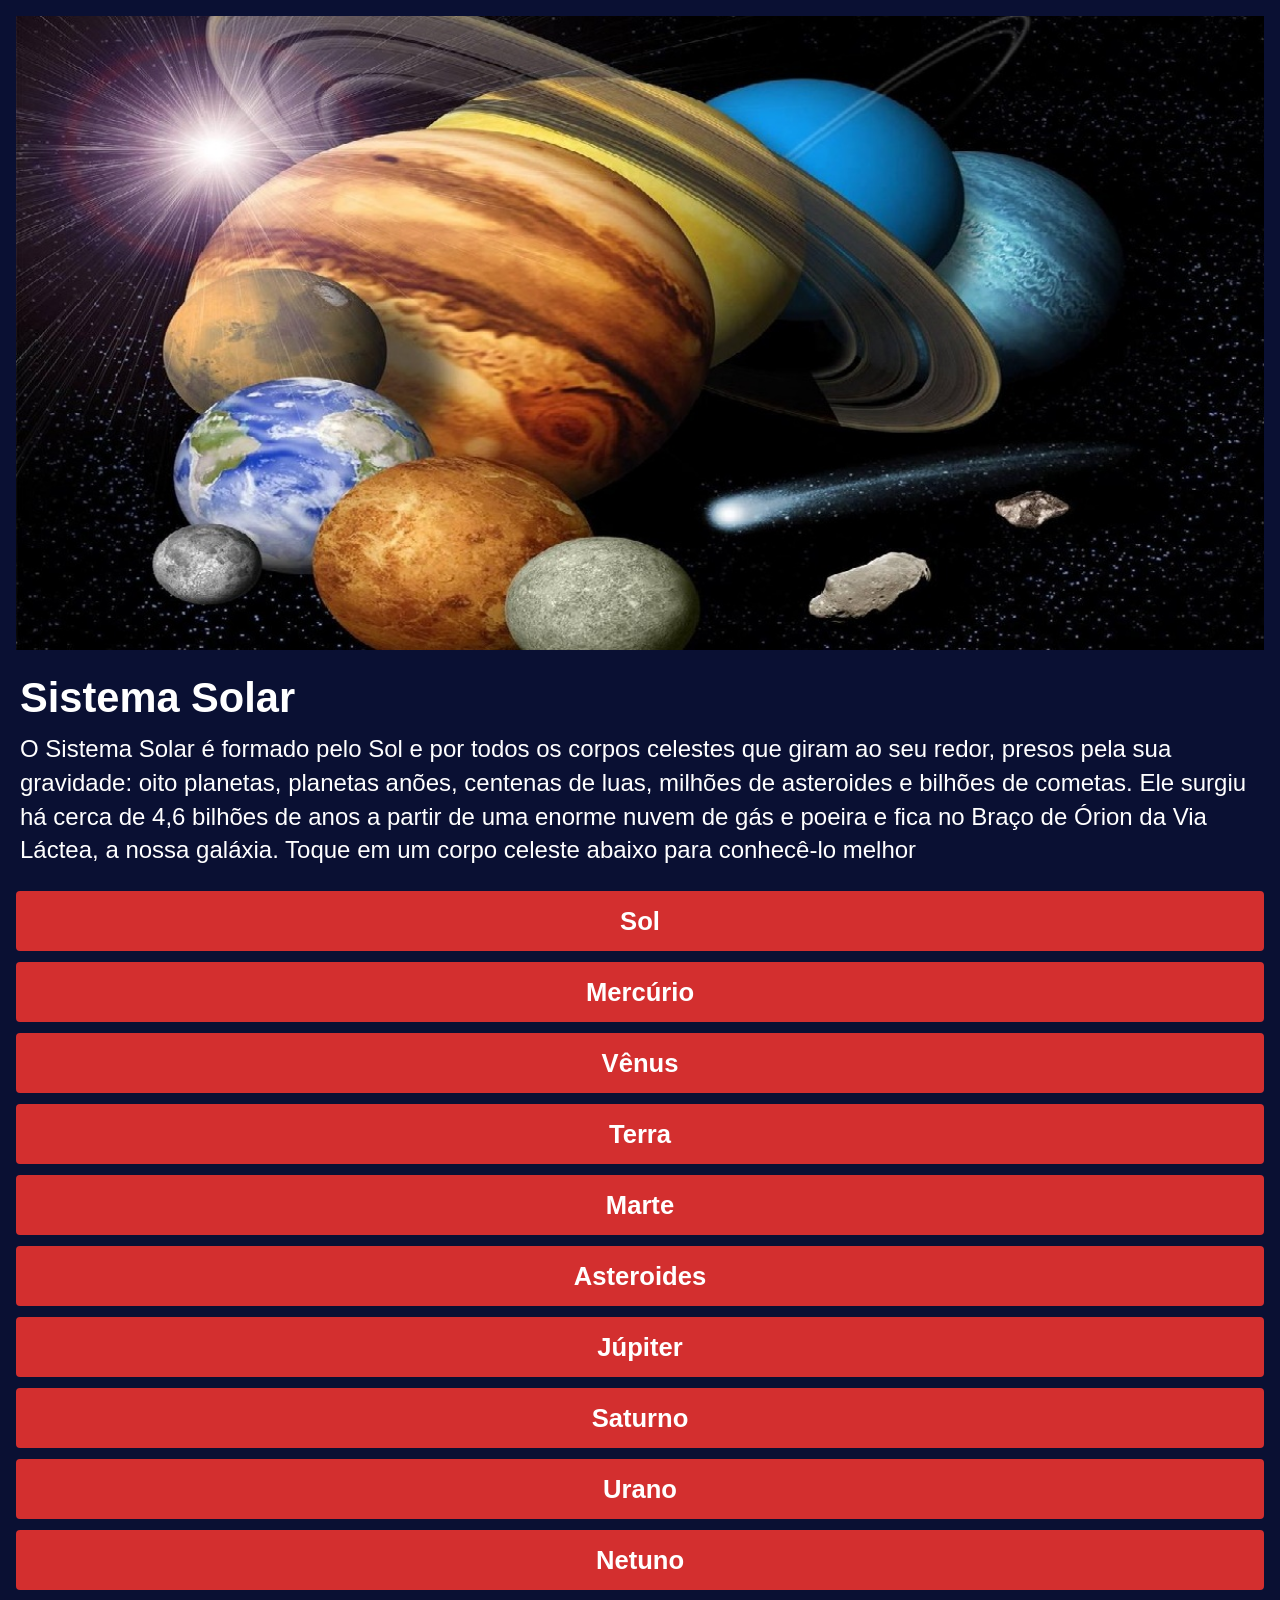
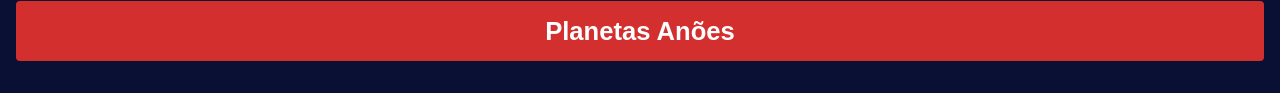
<file: index.html>
<!DOCTYPE html>
<html lang="pt-br">
<head>
    <meta charset="UTF-8">
    <meta name="viewport" content="width=device-width, initial-scale=1.0">
    <title>Estudos do Sistema Solar</title>
    <link rel="stylesheet" href="style.css">
</head>
<body>
    <img src="fotos/sistema_solar.jpg" alt="Planetas do Sistema Solar">
    <h1> Sistema Solar </h1>
    <P> O Sistema Solar é formado pelo Sol e por todos os corpos celestes que giram ao seu redor, presos pela sua gravidade: oito planetas, planetas anões, centenas de luas, milhões de asteroides e bilhões de cometas. Ele surgiu há cerca de 4,6 bilhões de anos a partir de uma enorme nuvem de gás e poeira e fica no Braço de Órion da Via Láctea, a nossa galáxia. Toque em um corpo celeste abaixo para conhecê-lo melhor</P>
    <a href="paginas/sol.html"><h2>Sol</h2></a>
    <a href="paginas/mercurio.html"><h2>Mercúrio</h2></a>
    <a href="paginas/venus.html"><h2>Vênus</h2></a>
    <a href="paginas/terra.html"><h2>Terra</h2></a>
    <a href="paginas/marte.html"><h2>Marte</h2></a>
    <a href="paginas/asteroides.html"><h2>Asteroides</h2></a>
    <a href="paginas/jupiter.html"><h2>Júpiter</h2></a>
    <a href="paginas/saturno.html"><h2>Saturno</h2></a>
    <a href="paginas/urano.html"><h2>Urano</h2></a>
    <a href="paginas/netuno.html"><h2>Netuno</h2></a>
    <a href="paginas/planetas-anoes.html"><h2>Planetas Anões</h2></a>
    <br> 
</body>
</html>
</file>
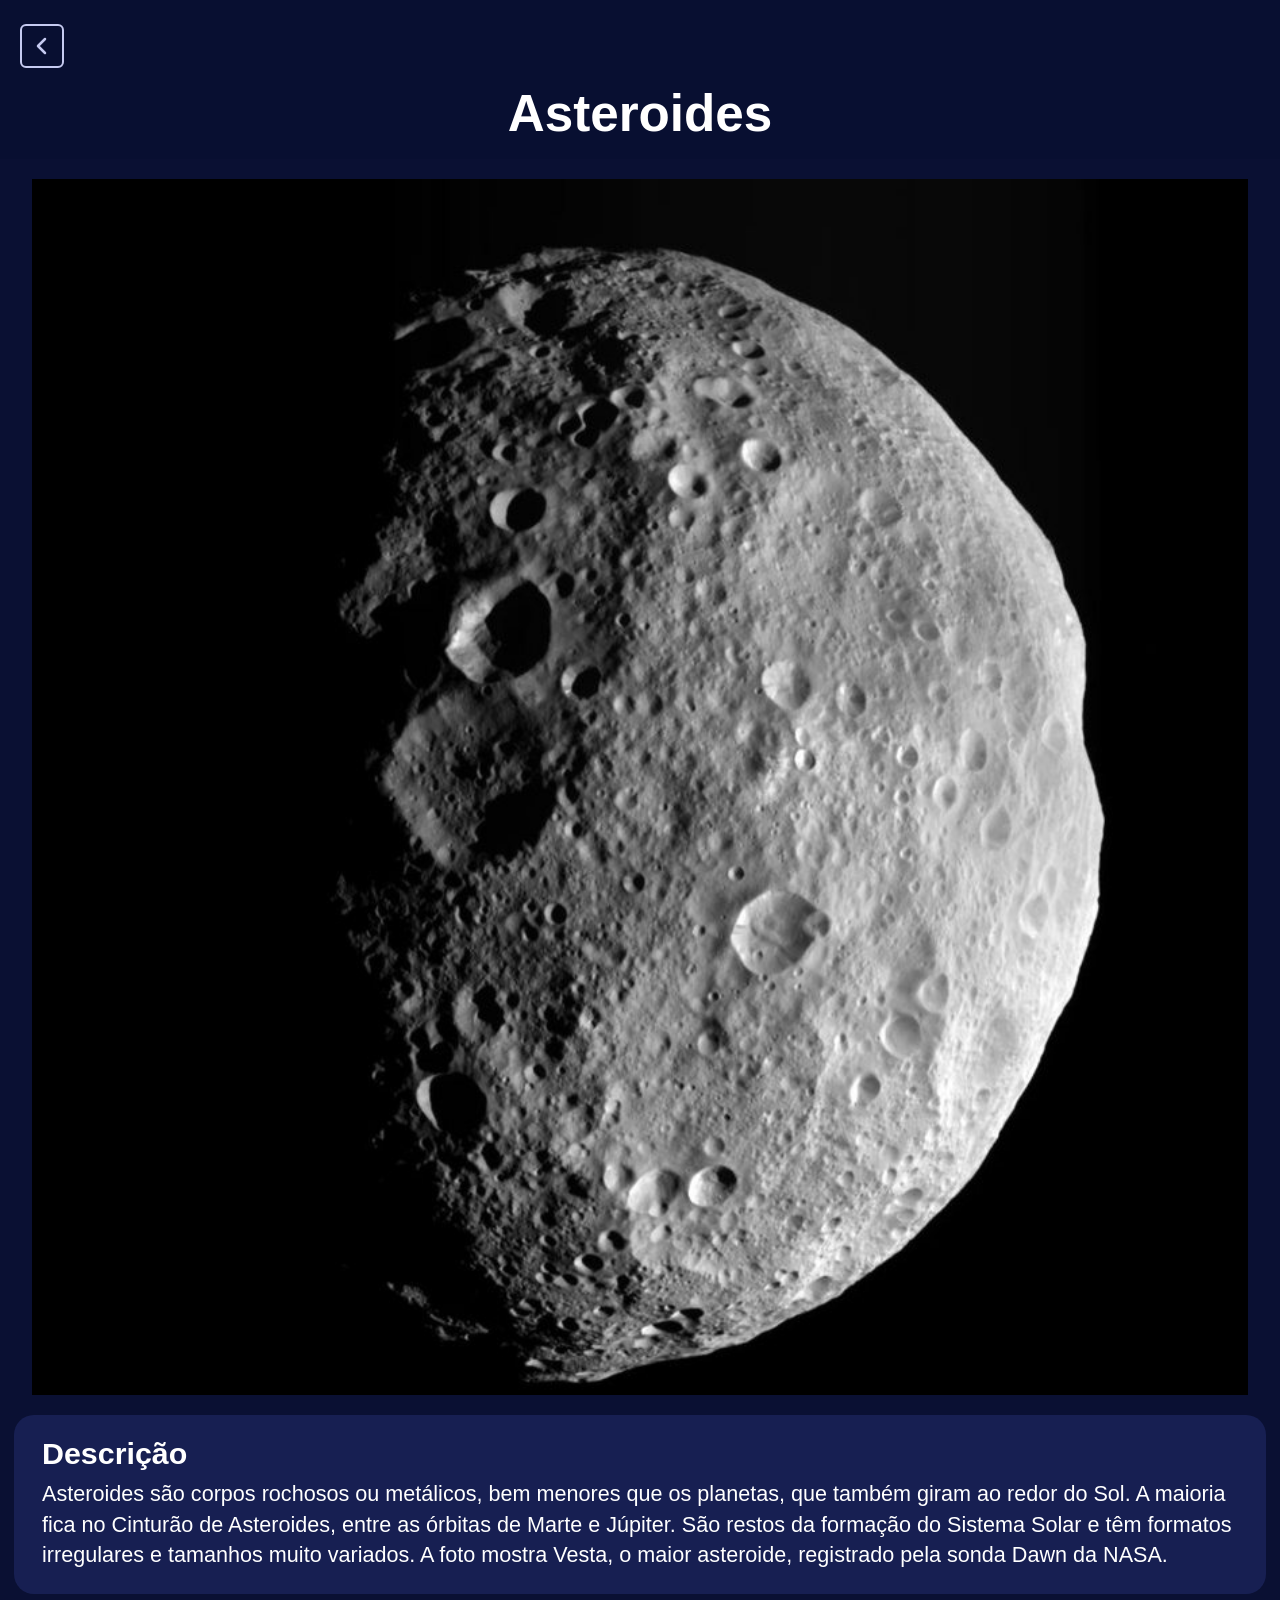
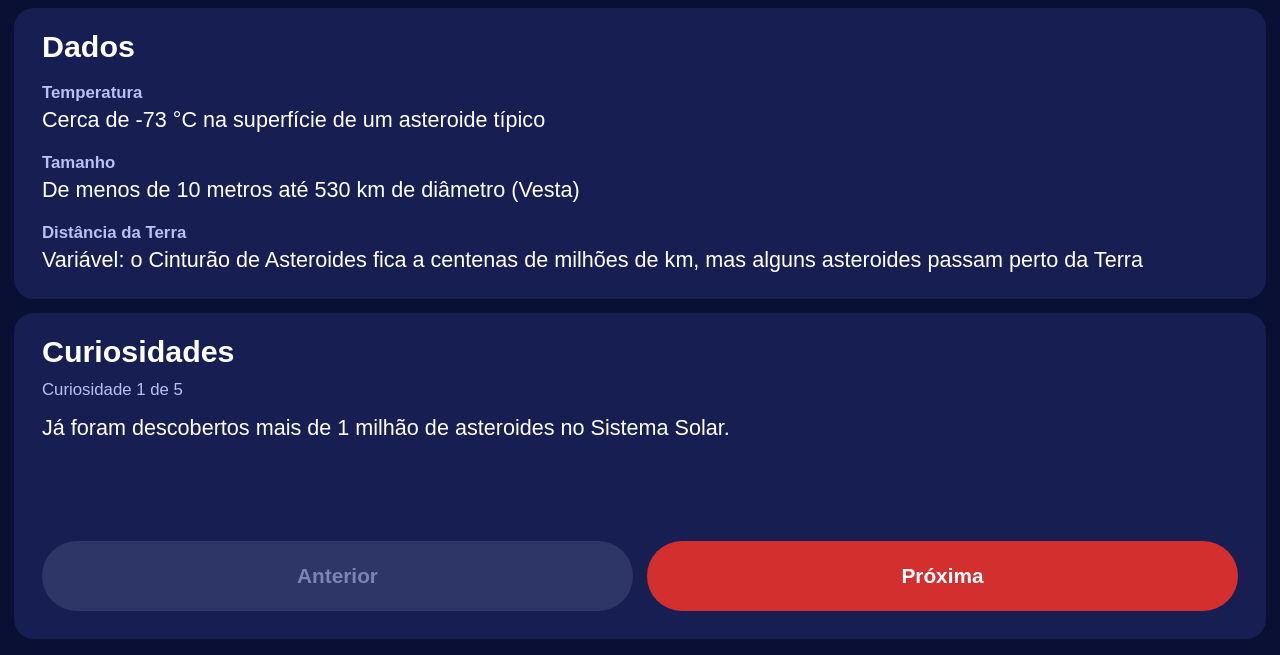
<file: paginas/asteroides.html>
<!DOCTYPE html>
<html lang="pt-br">
<head>
    <meta charset="UTF-8">
    <meta name="viewport" content="width=device-width, initial-scale=1.0">
    <title>Asteroides - Sistema Solar</title>
    <link rel="stylesheet" href="../style.css">
    <link rel="stylesheet" href="corpo.css">
</head>
<body class="corpo">
    <header>
        <a class="voltar" href="../index.html" aria-label="Voltar">
            <svg viewBox="0 0 24 24" fill="none" stroke="currentColor" stroke-width="2.5" stroke-linecap="round" stroke-linejoin="round"><polyline points="15 5 8 12 15 19"/></svg>
        </a>
        <h1>Asteroides</h1>
    </header>
    <img class="foto" src="../fotos/asteroides.jpg" alt="Asteroides">
    <section class="card">
        <h2>Descrição</h2>
        <p>Asteroides são corpos rochosos ou metálicos, bem menores que os planetas, que também giram ao redor do Sol. A maioria fica no Cinturão de Asteroides, entre as órbitas de Marte e Júpiter. São restos da formação do Sistema Solar e têm formatos irregulares e tamanhos muito variados. A foto mostra Vesta, o maior asteroide, registrado pela sonda Dawn da NASA.</p>
    </section>
    <section class="card">
        <h2>Dados</h2>
        <h3>Temperatura</h3>
        <p>Cerca de -73 °C na superfície de um asteroide típico</p>
        <h3>Tamanho</h3>
        <p>De menos de 10 metros até 530 km de diâmetro (Vesta)</p>
        <h3>Distância da Terra</h3>
        <p>Variável: o Cinturão de Asteroides fica a centenas de milhões de km, mas alguns asteroides passam perto da Terra</p>
    </section>
    <section class="card curiosidades">
        <h2>Curiosidades</h2>
        <p class="contador" aria-live="polite"></p>
        <ul class="lista">
            <li>Já foram descobertos mais de 1 milhão de asteroides no Sistema Solar.</li>
            <li>Somando todos os asteroides do Cinturão de Asteroides, a massa total é menor que a da nossa Lua.</li>
            <li>Ceres, o maior objeto do Cinturão de Asteroides, é classificado como planeta anão.</li>
            <li>Alguns asteroides têm luas! O asteroide Ida, por exemplo, tem uma pequena lua chamada Dáctilo.</li>
            <li>Em 2022, a missão DART da NASA colidiu de propósito com o asteroide Dimorphos e conseguiu mudar a sua órbita.</li>
        </ul>
        <div class="botoes">
            <button type="button" class="anterior">Anterior</button>
            <button type="button" class="proxima">Próxima</button>
        </div>
    </section>
    <script src="../main.js"></script>
</body>
</body>
</html>
</file>
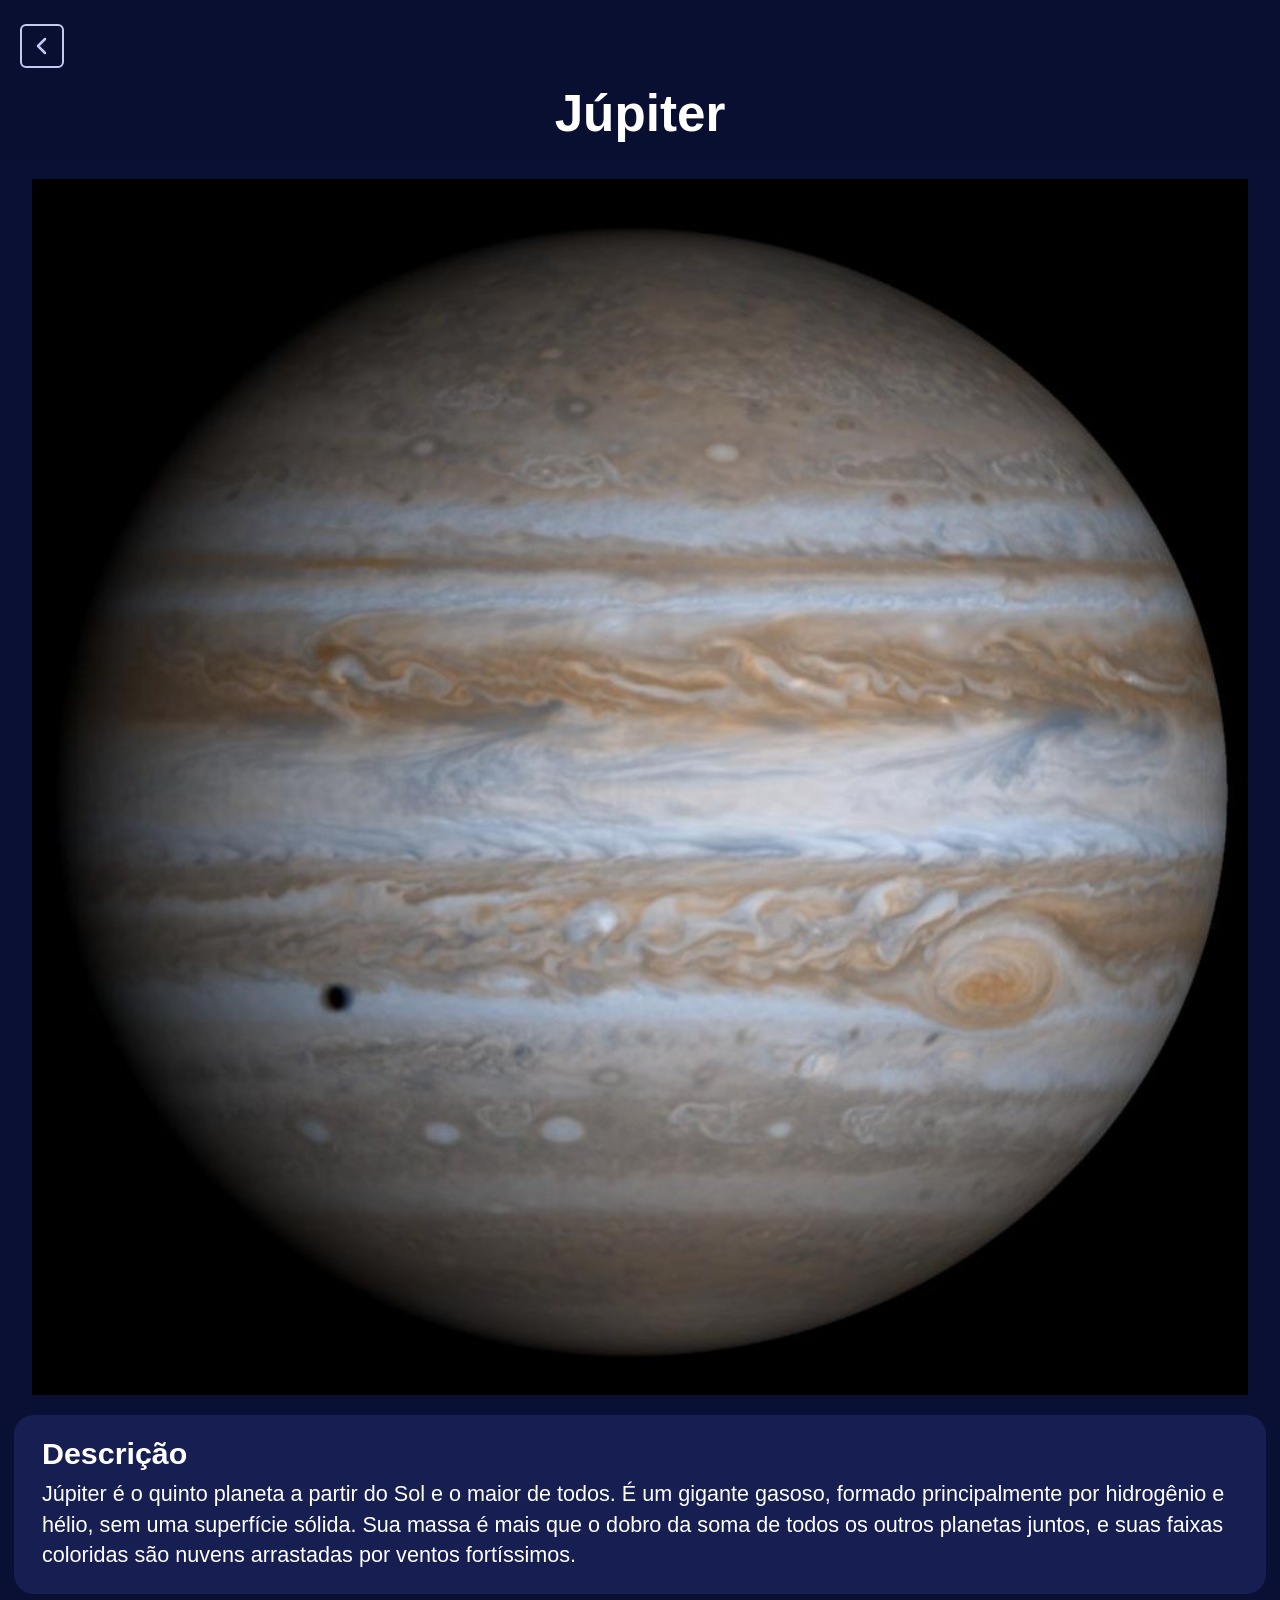
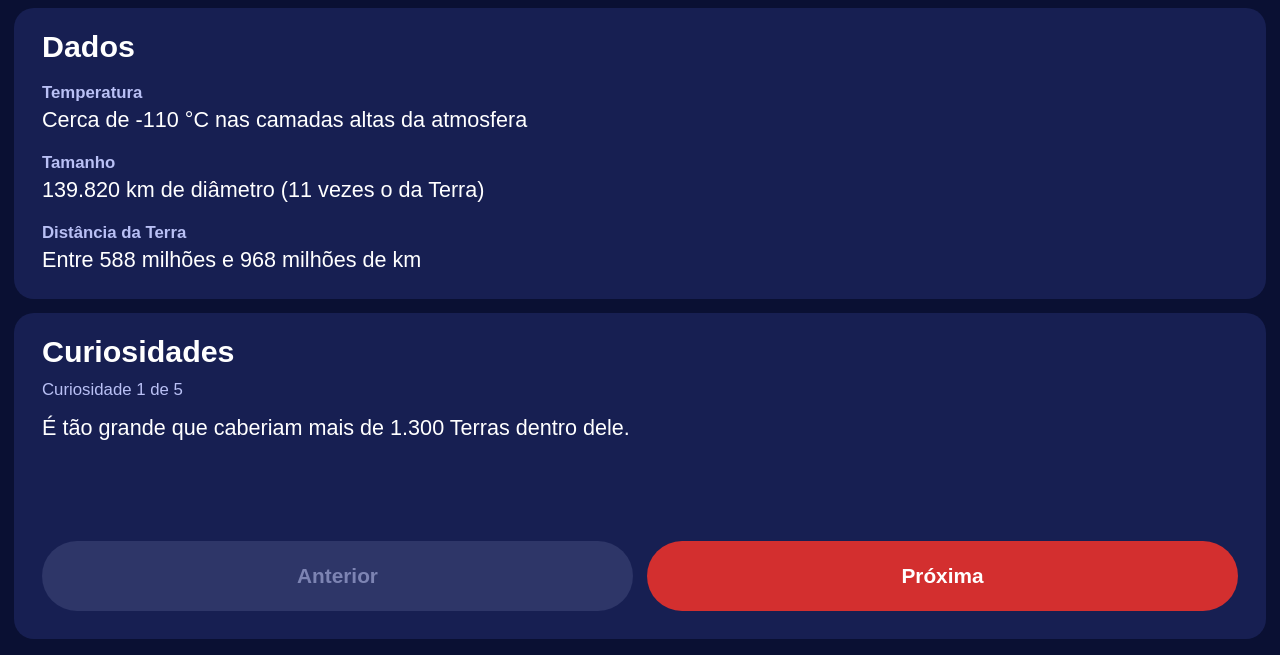
<file: paginas/jupiter.html>
<!DOCTYPE html>
<html lang="pt-br">
<head>
    <meta charset="UTF-8">
    <meta name="viewport" content="width=device-width, initial-scale=1.0">
    <title>Júpiter - Sistema Solar</title>
    <link rel="stylesheet" href="../style.css">
    <link rel="stylesheet" href="corpo.css">
</head>
<body class="corpo">
    <header>
        <a class="voltar" href="../index.html" aria-label="Voltar">
            <svg viewBox="0 0 24 24" fill="none" stroke="currentColor" stroke-width="2.5" stroke-linecap="round" stroke-linejoin="round"><polyline points="15 5 8 12 15 19"/></svg>
        </a>
        <h1>Júpiter</h1>
    </header>
    <img class="foto" src="../fotos/jupiter.jpg" alt="Júpiter">
    <section class="card">
        <h2>Descrição</h2>
        <p>Júpiter é o quinto planeta a partir do Sol e o maior de todos. É um gigante gasoso, formado principalmente por hidrogênio e hélio, sem uma superfície sólida. Sua massa é mais que o dobro da soma de todos os outros planetas juntos, e suas faixas coloridas são nuvens arrastadas por ventos fortíssimos.</p>
    </section>
    <section class="card">
        <h2>Dados</h2>
        <h3>Temperatura</h3>
        <p>Cerca de -110 °C nas camadas altas da atmosfera</p>
        <h3>Tamanho</h3>
        <p>139.820 km de diâmetro (11 vezes o da Terra)</p>
        <h3>Distância da Terra</h3>
        <p>Entre 588 milhões e 968 milhões de km</p>
    </section>
    <section class="card curiosidades">
        <h2>Curiosidades</h2>
        <p class="contador" aria-live="polite"></p>
        <ul class="lista">
            <li>É tão grande que caberiam mais de 1.300 Terras dentro dele.</li>
            <li>A Grande Mancha Vermelha é uma tempestade maior que a Terra, observada há mais de 150 anos.</li>
            <li>É o planeta que gira mais rápido: um dia em Júpiter dura menos de 10 horas.</li>
            <li>Ganimedes, sua maior lua, é maior que o planeta Mercúrio.</li>
            <li>Júpiter também tem anéis, mas eles são finos, escuros e difíceis de ver.</li>
        </ul>
        <div class="botoes">
            <button type="button" class="anterior">Anterior</button>
            <button type="button" class="proxima">Próxima</button>
        </div>
    </section>
    <script src="../main.js"></script>
</body>
</html>
</file>
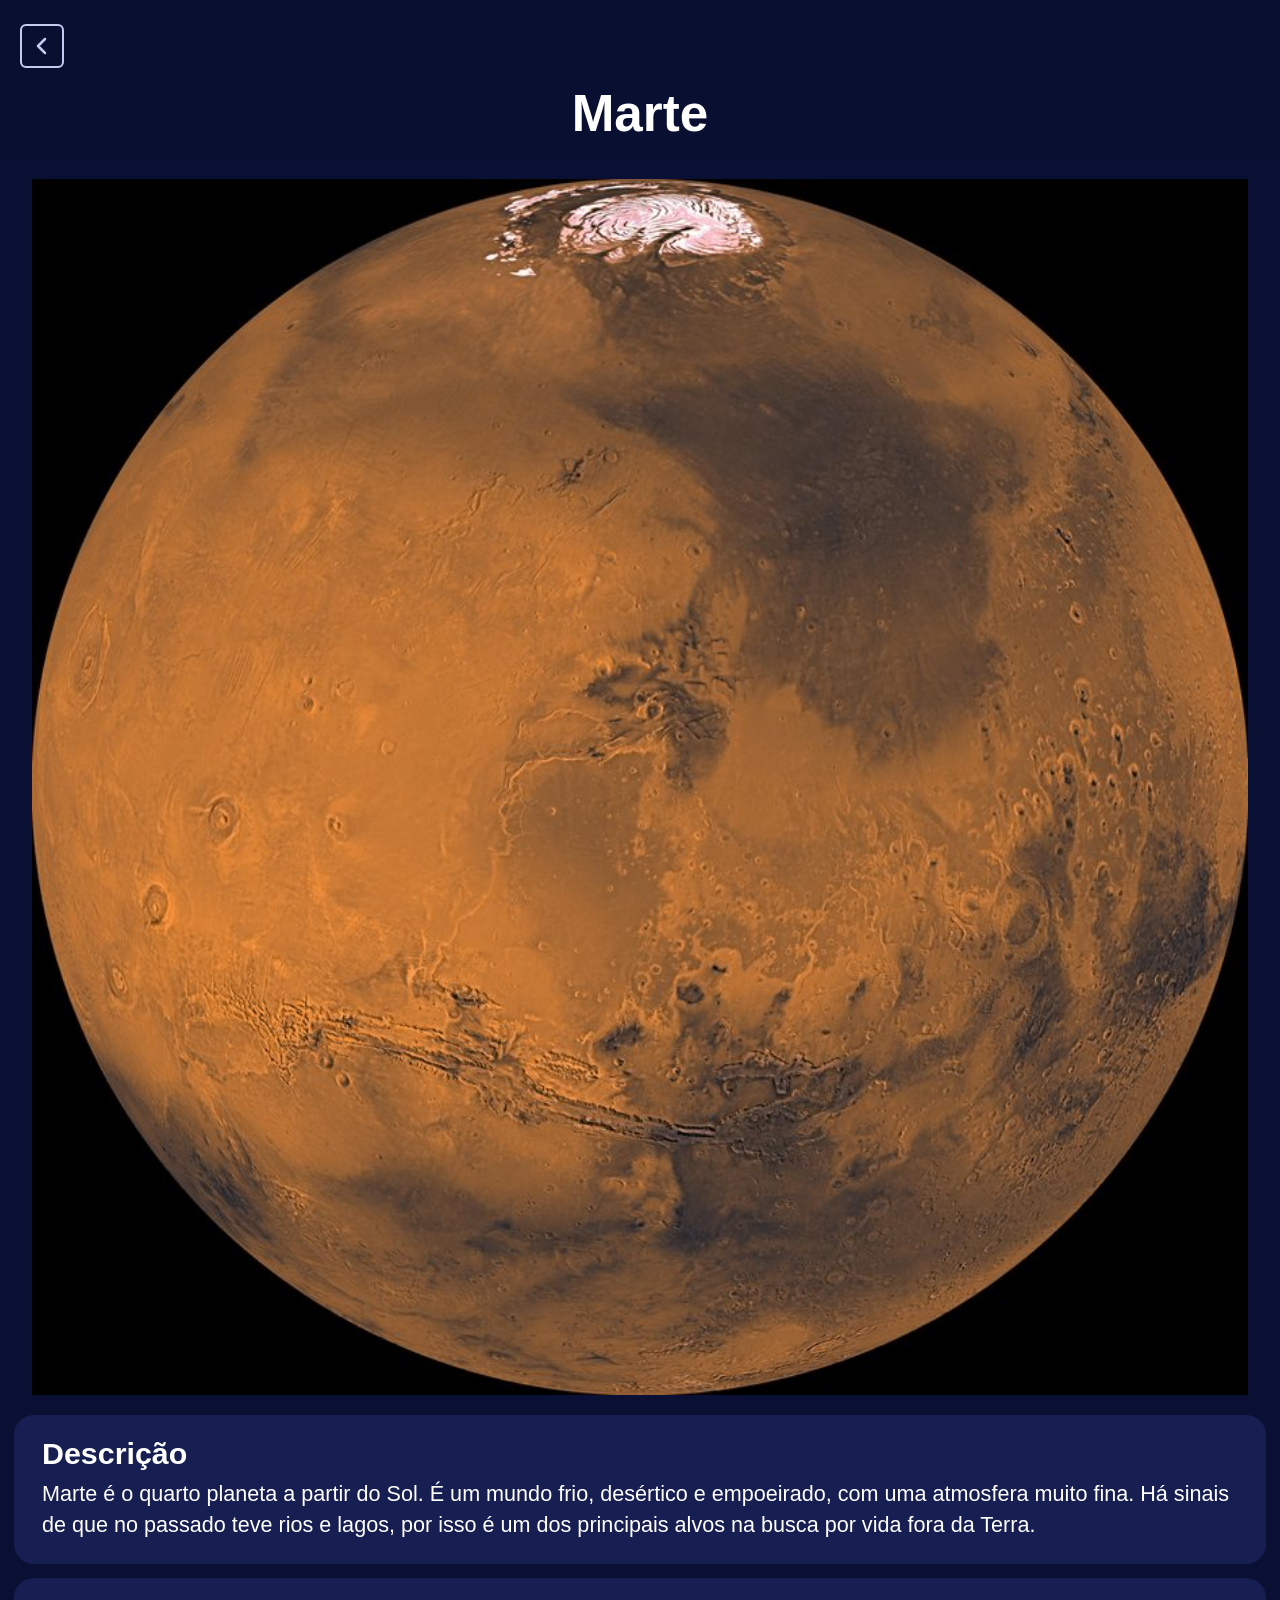
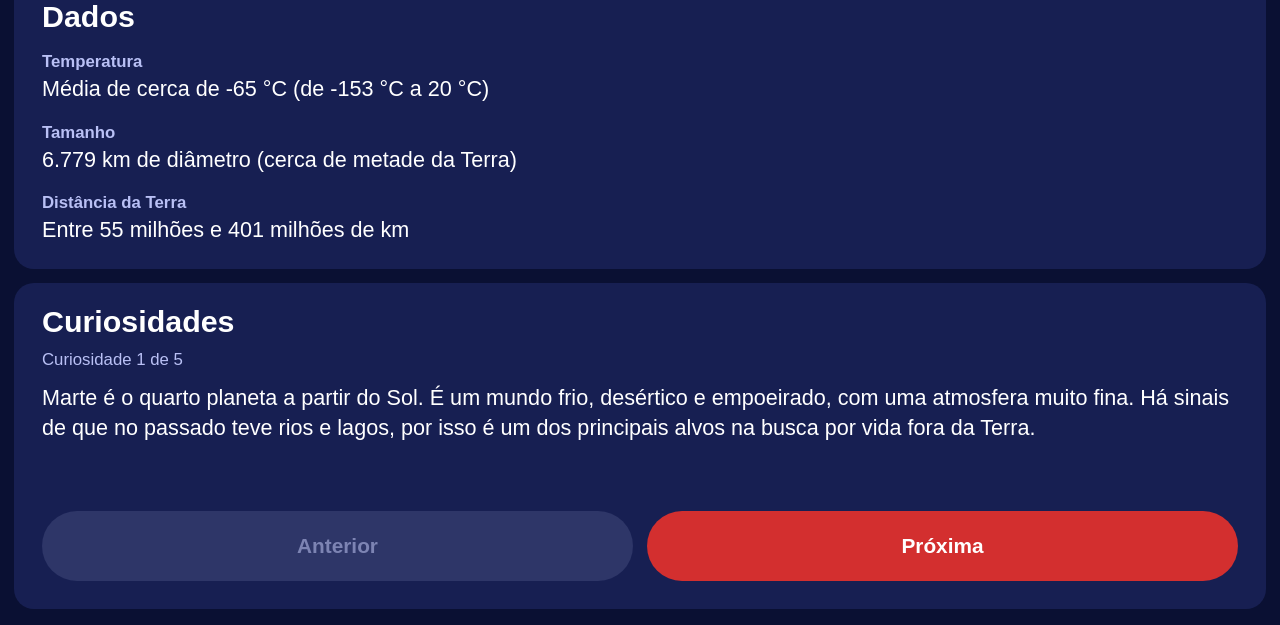
<file: paginas/marte.html>
<!DOCTYPE html>
<html lang="pt-br">
<head>
    <meta charset="UTF-8">
    <meta name="viewport" content="width=device-width, initial-scale=1.0">
    <title>Marte - Sistema Solar</title>
    <link rel="stylesheet" href="../style.css">
    <link rel="stylesheet" href="corpo.css">
</head>
<body class="corpo">
    <header>
        <a class="voltar" href="../index.html" aria-label="Voltar">
            <svg viewBox="0 0 24 24" fill="none" stroke="currentColor" stroke-width="2.5" stroke-linecap="round" stroke-linejoin="round"><polyline points="15 5 8 12 15 19"/></svg>
        </a>
        <h1>Marte</h1>
    </header>
    <img class="foto" src="../fotos/marte.jpg" alt="Marte">
    <section class="card">
        <h2>Descrição</h2>
        <p>Marte é o quarto planeta a partir do Sol. É um mundo frio, desértico e empoeirado, com uma atmosfera muito fina. Há sinais de que no passado teve rios e lagos, por isso é um dos principais alvos na busca por vida fora da Terra.</p>
    </section>
    <section class="card">
        <h2>Dados</h2>
        <h3>Temperatura</h3>
        <p>Média de cerca de -65 °C (de -153 °C a 20 °C)</p>
        <h3>Tamanho</h3>
        <p>6.779 km de diâmetro (cerca de metade da Terra)</p>
        <h3>Distância da Terra</h3>
        <p>Entre 55 milhões e 401 milhões de km</p>
    </section>
    <section class="card curiosidades">
        <h2>Curiosidades</h2>
        <p class="contador" aria-live="polite"></p>
        <ul class="lista">
            <li>Marte é o quarto planeta a partir do Sol. É um mundo frio, desértico e empoeirado, com uma atmosfera muito fina. Há sinais de que no passado teve rios e lagos, por isso é um dos principais alvos na busca por vida fora da Terra.</li>
            <li>Lá fica o Monte Olimpo, o maior vulcão do Sistema Solar, com cerca de 22 km de altura: mais que o dobro do Monte Everest.</li>
            <li>Tem duas pequenas luas, Fobos e Deimos.</li>
            <li>Um dia em Marte dura 24 horas e 39 minutos, quase igual ao da Terra, mas um ano dura 687 dias terrestres.</li>
            <li>Robôs da NASA, como os rovers Curiosity e Perseverance, exploram a sua superfície.</li>
        </ul>
        <div class="botoes">
            <button type="button" class="anterior">Anterior</button>
            <button type="button" class="proxima">Próxima</button>
        </div>
    </section>
    <script src="../main.js"></script>
</body>
</html>
</file>
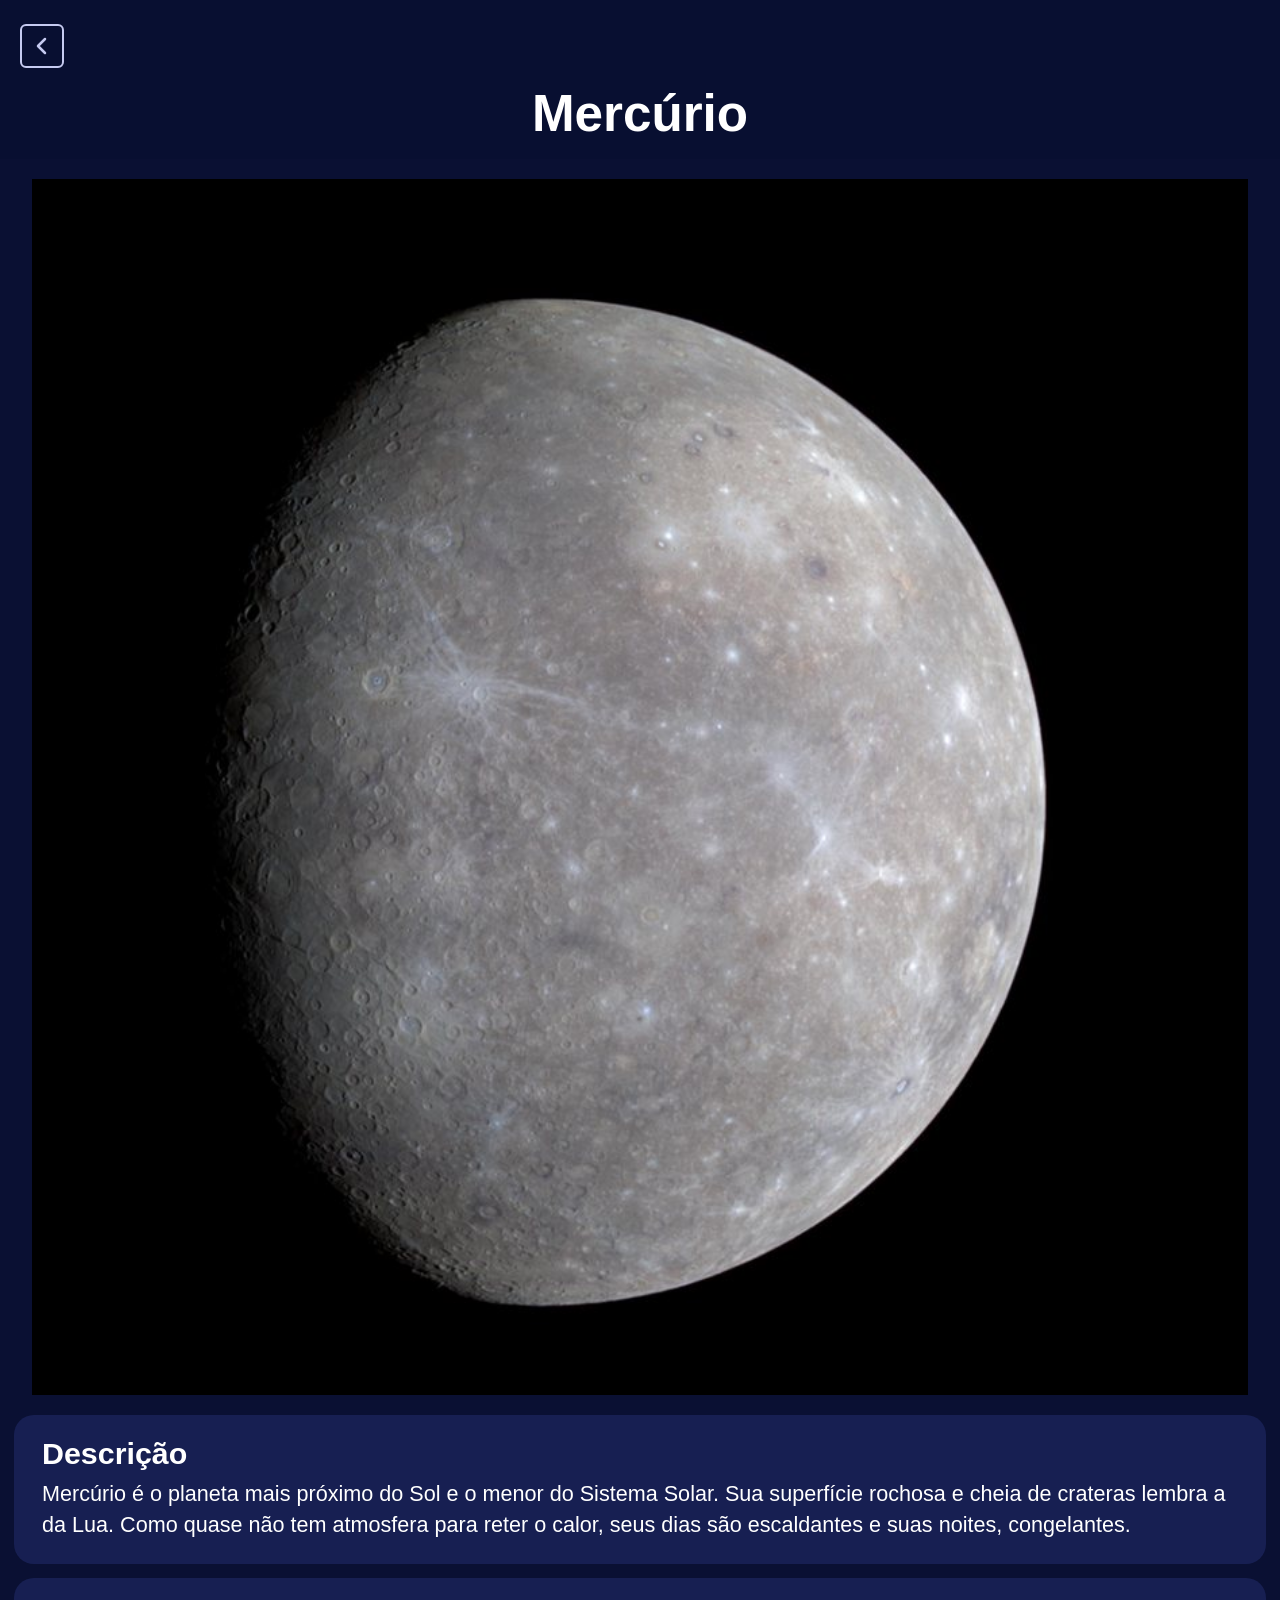
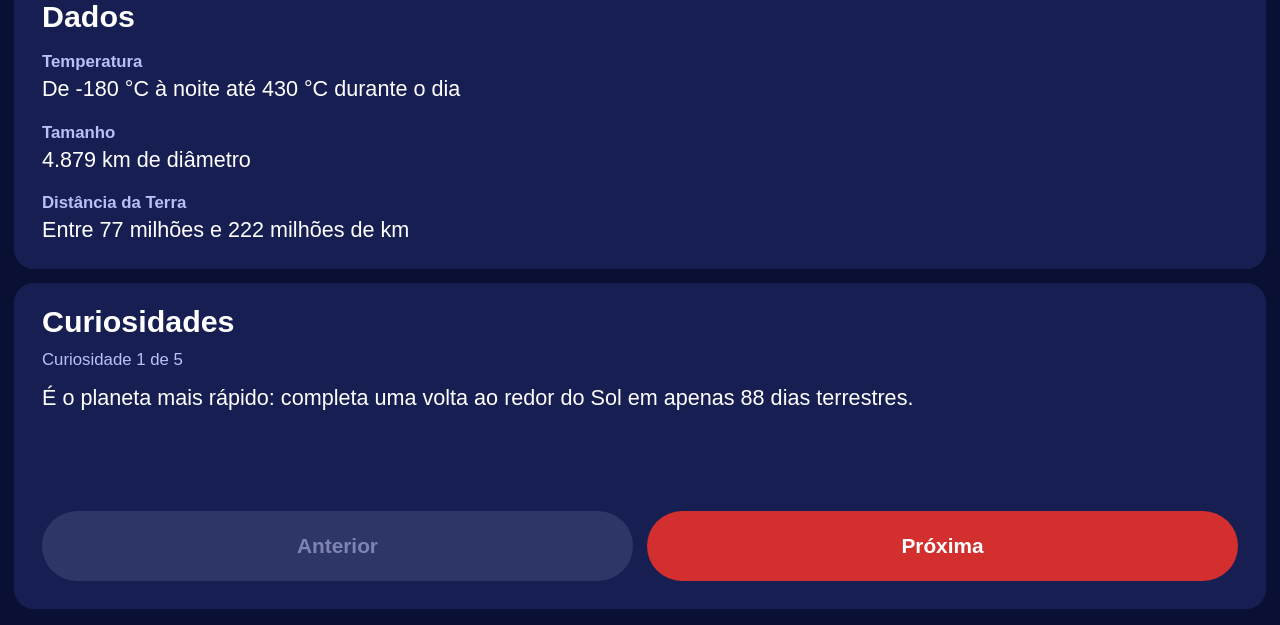
<file: paginas/mercurio.html>
<!DOCTYPE html>
<html lang="pt-br">
<head>
    <meta charset="UTF-8">
    <meta name="viewport" content="width=device-width, initial-scale=1.0">
    <title>Mercúrio - Sistema Solar</title>
    <link rel="stylesheet" href="../style.css">
    <link rel="stylesheet" href="corpo.css">
</head>
<body class="corpo">
    <header>
        <a class="voltar" href="../index.html" aria-label="Voltar">
            <svg viewBox="0 0 24 24" fill="none" stroke="currentColor" stroke-width="2.5" stroke-linecap="round" stroke-linejoin="round"><polyline points="15 5 8 12 15 19"/></svg>
        </a>
        <h1>Mercúrio</h1>
    </header>
    <img class="foto" src="../fotos/mercurio.jpg" alt="Mercúrio">
    <section class="card">
        <h2>Descrição</h2>
        <p>Mercúrio é o planeta mais próximo do Sol e o menor do Sistema Solar. Sua superfície rochosa e cheia de crateras lembra a da Lua. Como quase não tem atmosfera para reter o calor, seus dias são escaldantes e suas noites, congelantes.</p>
    </section>
    <section class="card">
        <h2>Dados</h2>
        <h3>Temperatura</h3>
        <p>De -180 °C à noite até 430 °C durante o dia</p>
        <h3>Tamanho</h3>
        <p>4.879 km de diâmetro</p>
        <h3>Distância da Terra</h3>
        <p>Entre 77 milhões e 222 milhões de km</p>
    </section>
    <section class="card curiosidades">
        <h2>Curiosidades</h2>
        <p class="contador" aria-live="polite"></p>
        <ul class="lista">
            <li>É o planeta mais rápido: completa uma volta ao redor do Sol em apenas 88 dias terrestres.</li>
            <li>Do nascer ao próximo nascer do Sol, um dia em Mercúrio dura 176 dias terrestres.</li>
            <li>É só um pouco maior que a nossa Lua e não tem nenhuma lua própria.</li>
            <li>Mesmo sendo o mais próximo do Sol, não é o planeta mais quente: esse título é de Vênus.</li>
            <li>Há gelo de água escondido em crateras dos polos, onde a luz do Sol nunca chega.</li>
        </ul>
        <div class="botoes">
            <button type="button" class="anterior">Anterior</button>
            <button type="button" class="proxima">Próxima</button>
        </div>
    </section>
    <script src="../main.js"></script>
</body>
</html>
</file>
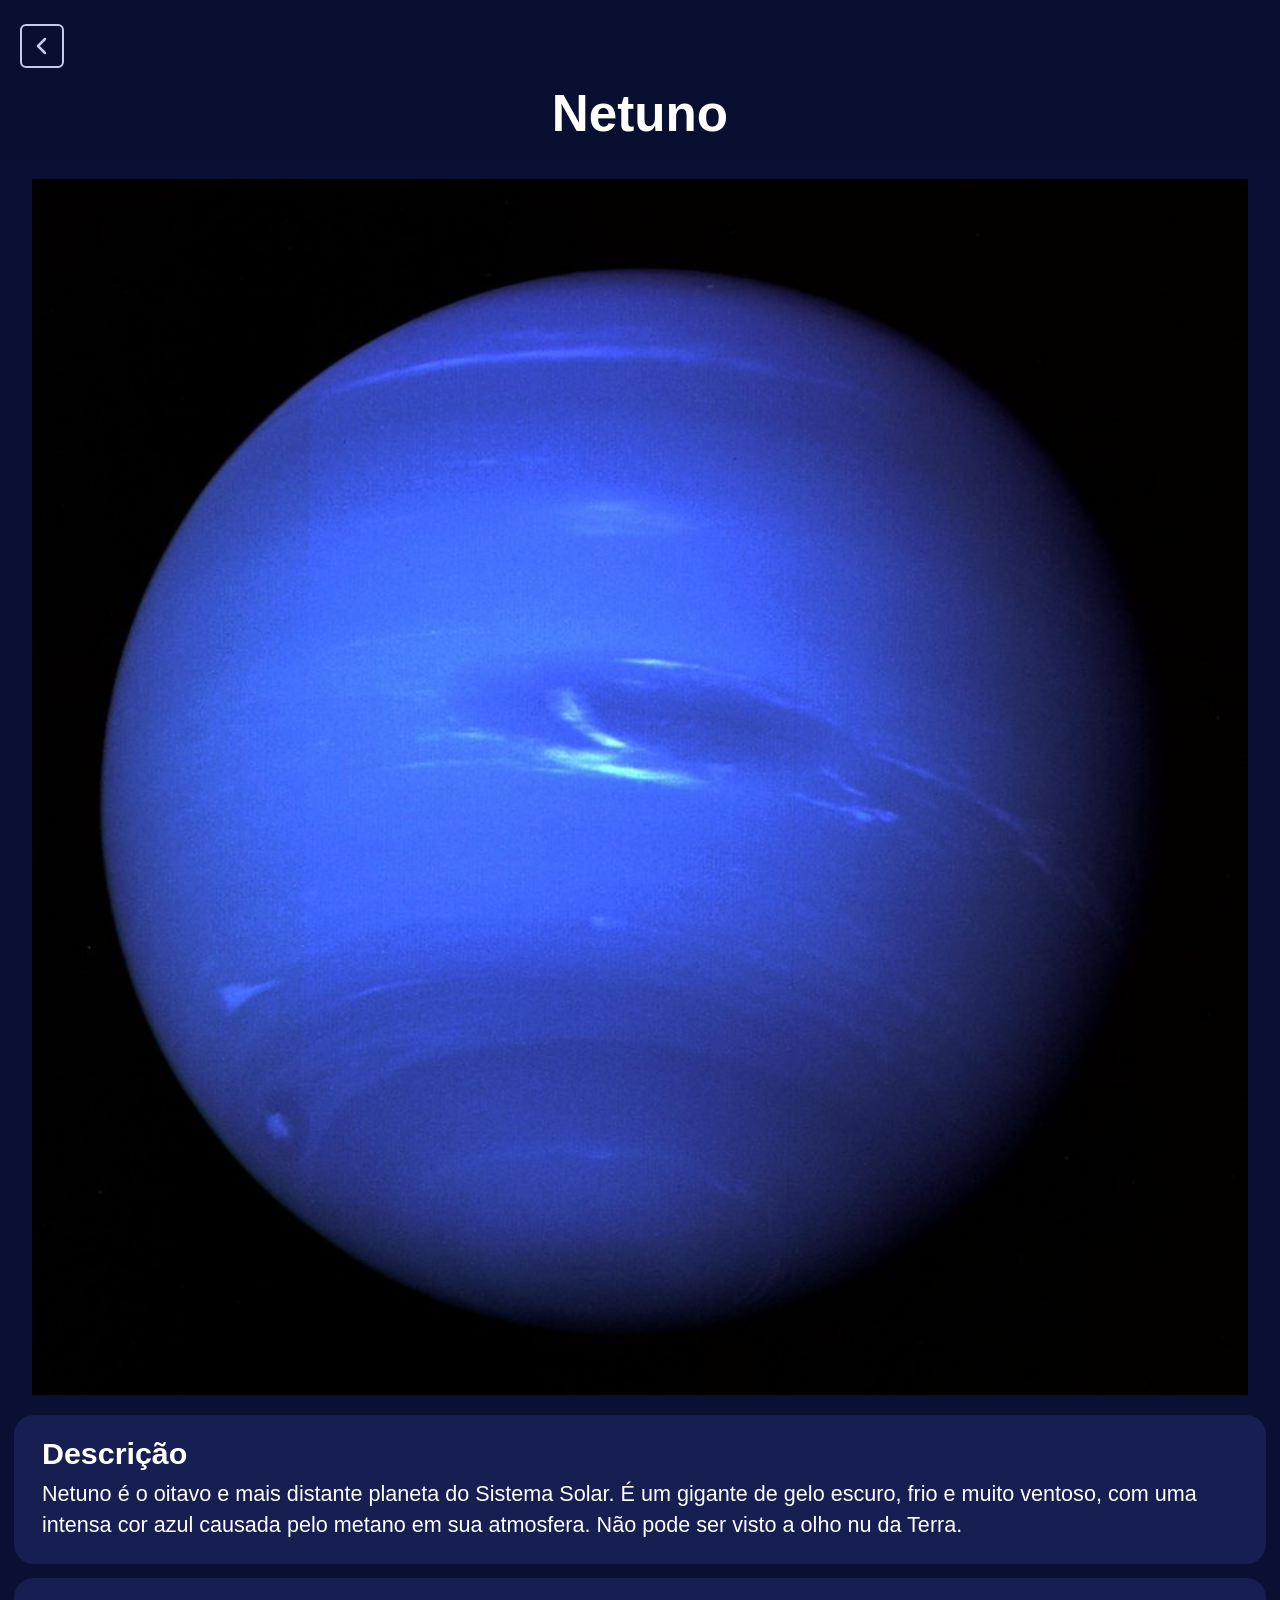
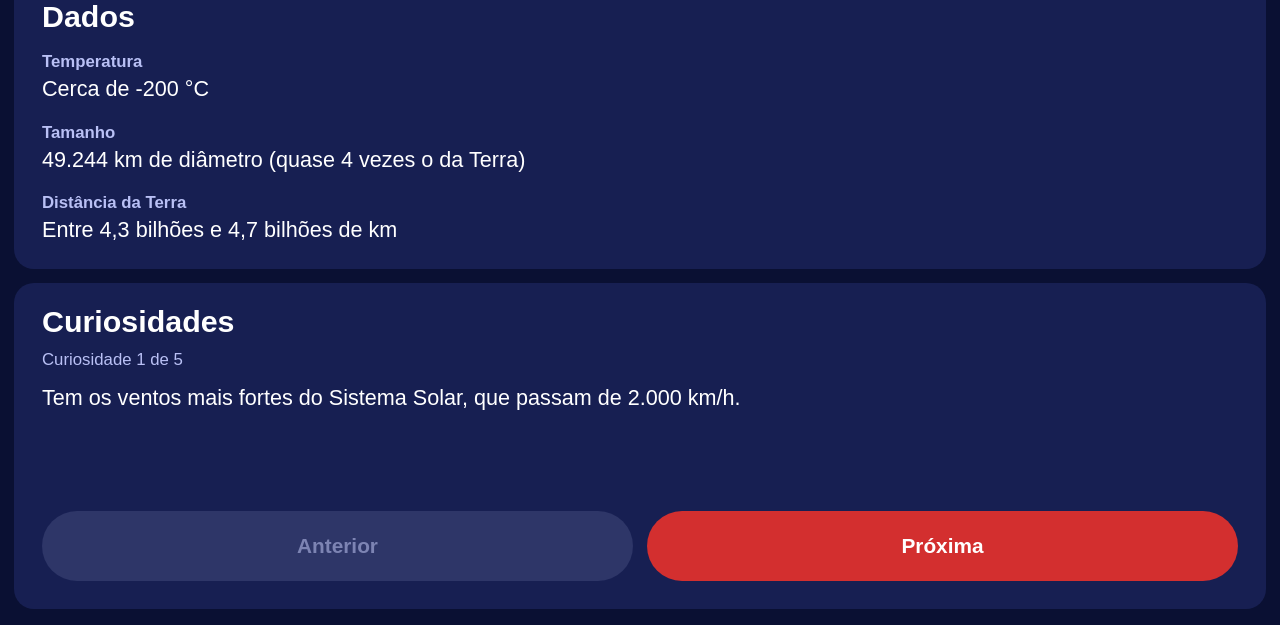
<file: paginas/netuno.html>
<!DOCTYPE html>
<html lang="pt-br">
<head>
    <meta charset="UTF-8">
    <meta name="viewport" content="width=device-width, initial-scale=1.0">
    <title>Netuno - Sistema Solar</title>
    <link rel="stylesheet" href="../style.css">
    <link rel="stylesheet" href="corpo.css">
</head>
<body class="corpo">
    <header>
        <a class="voltar" href="../index.html" aria-label="Voltar">
            <svg viewBox="0 0 24 24" fill="none" stroke="currentColor" stroke-width="2.5" stroke-linecap="round" stroke-linejoin="round"><polyline points="15 5 8 12 15 19"/></svg>
        </a>
        <h1>Netuno</h1>
    </header>
    <img class="foto" src="../fotos/netuno.jpg" alt="Netuno">
    <section class="card">
        <h2>Descrição</h2>
        <p>Netuno é o oitavo e mais distante planeta do Sistema Solar. É um gigante de gelo escuro, frio e muito ventoso, com uma intensa cor azul causada pelo metano em sua atmosfera. Não pode ser visto a olho nu da Terra.</p>
    </section>
    <section class="card">
        <h2>Dados</h2>
        <h3>Temperatura</h3>
        <p>Cerca de -200 °C</p>
        <h3>Tamanho</h3>
        <p>49.244 km de diâmetro (quase 4 vezes o da Terra)</p>
        <h3>Distância da Terra</h3>
        <p>Entre 4,3 bilhões e 4,7 bilhões de km</p>
    </section>
    <section class="card curiosidades">
        <h2>Curiosidades</h2>
        <p class="contador" aria-live="polite"></p>
        <ul class="lista">
            <li>Tem os ventos mais fortes do Sistema Solar, que passam de 2.000 km/h.</li>
            <li>Foi o primeiro planeta descoberto por cálculos matemáticos, antes de ser visto em um telescópio, em 1846.</li>
            <li>Um ano em Netuno dura cerca de 165 anos terrestres: ele só completou sua primeira volta desde a descoberta em 2011.</li>
            <li>Tritão, sua maior lua, gira no sentido contrário ao da rotação do planeta e tem gêiseres de nitrogênio.</li>
            <li>A Voyager 2 é a única sonda que já visitou Netuno, em 1989.</li>
        </ul>
        <div class="botoes">
            <button type="button" class="anterior">Anterior</button>
            <button type="button" class="proxima">Próxima</button>
        </div>
    </section>
    <script src="../main.js"></script>
</body>
</html>
</file>
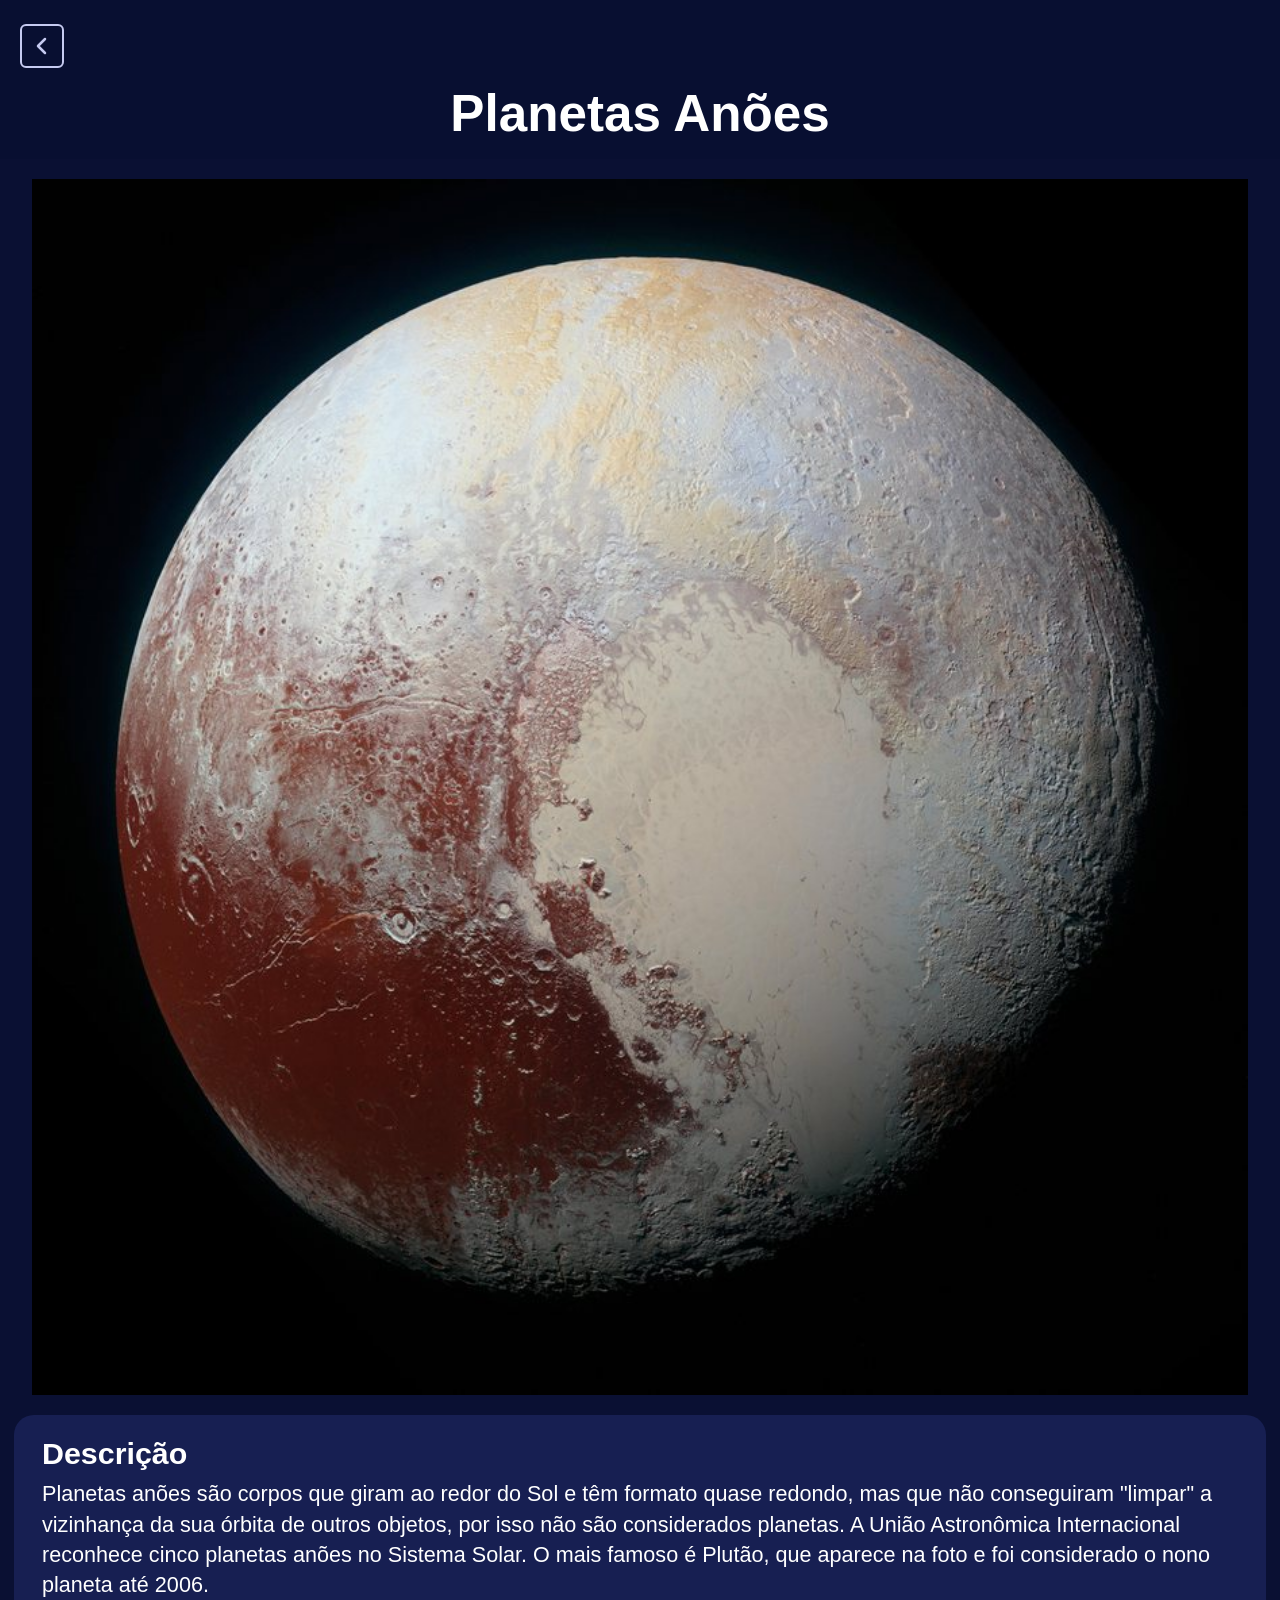
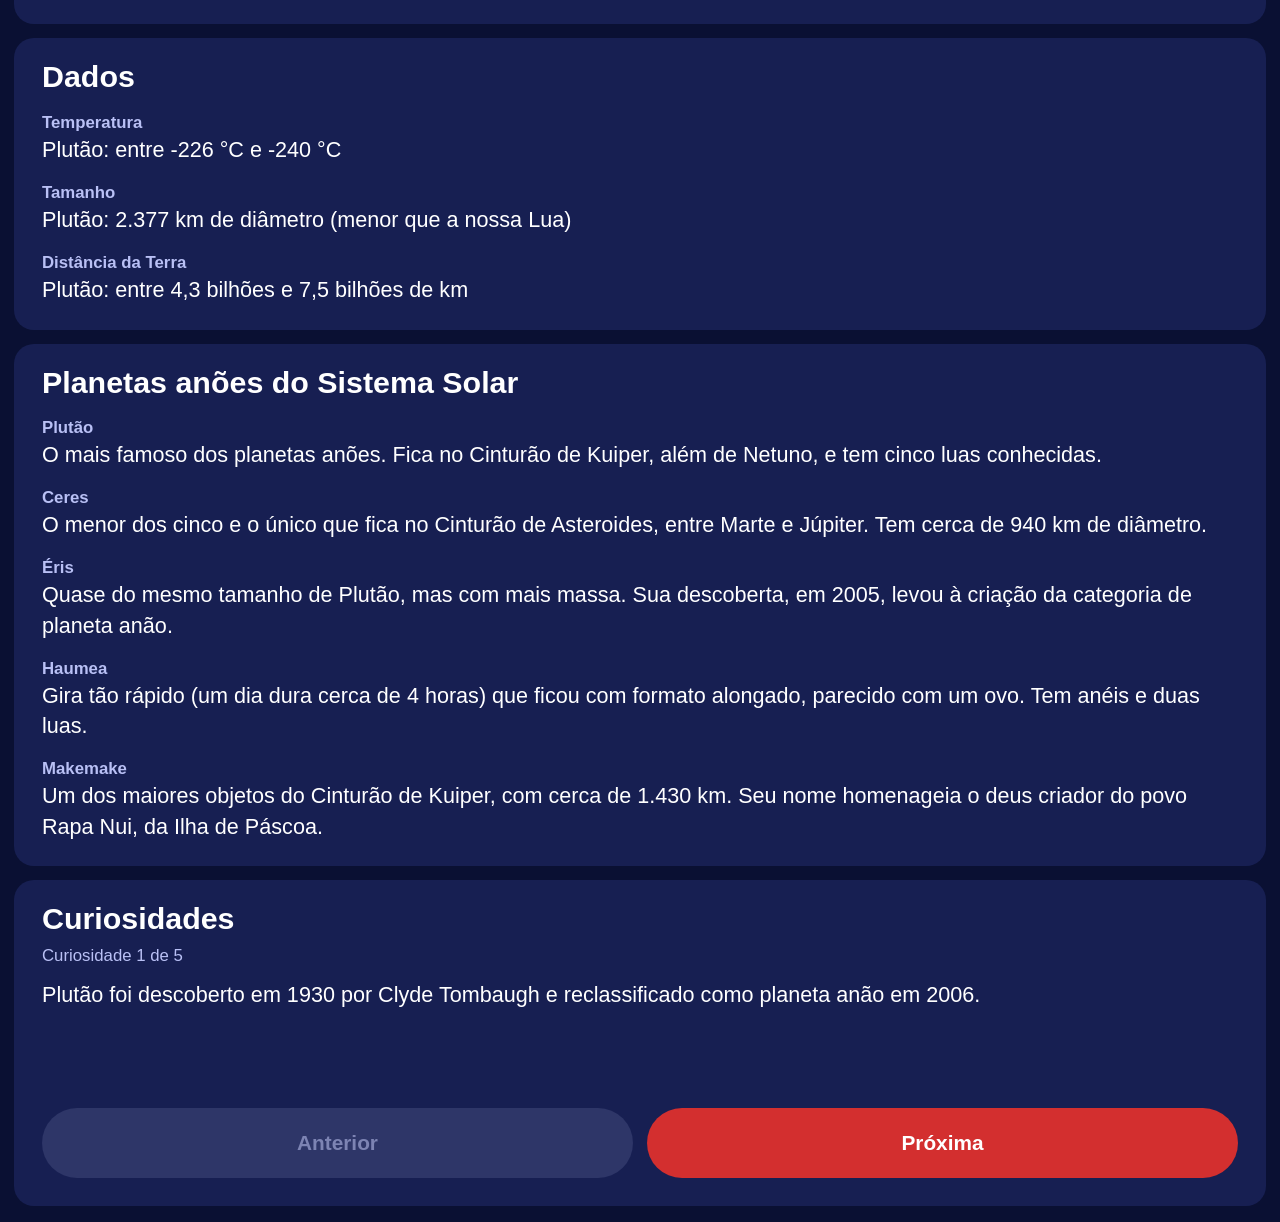
<file: paginas/planetas-anoes.html>
<!DOCTYPE html>
<html lang="pt-br">
<head>
    <meta charset="UTF-8">
    <meta name="viewport" content="width=device-width, initial-scale=1.0">
    <title>Planetas Anões - Sistema Solar</title>
    <link rel="stylesheet" href="../style.css">
    <link rel="stylesheet" href="corpo.css">
</head>
<body class="corpo">
    <header>
        <a class="voltar" href="../index.html" aria-label="Voltar">
            <svg viewBox="0 0 24 24" fill="none" stroke="currentColor" stroke-width="2.5" stroke-linecap="round" stroke-linejoin="round"><polyline points="15 5 8 12 15 19"/></svg>
        </a>
        <h1>Planetas Anões</h1>
    </header>
    <img class="foto" src="../fotos/plutao.jpg" alt="Planetas Anões">
    <section class="card">
        <h2>Descrição</h2>
        <p>Planetas anões são corpos que giram ao redor do Sol e têm formato quase redondo, mas que não conseguiram "limpar" a vizinhança da sua órbita de outros objetos, por isso não são considerados planetas. A União Astronômica Internacional reconhece cinco planetas anões no Sistema Solar. O mais famoso é Plutão, que aparece na foto e foi considerado o nono planeta até 2006.</p>
    </section>
    <section class="card">
        <h2>Dados</h2>
        <h3>Temperatura</h3>
        <p>Plutão: entre -226 °C e -240 °C</p>
        <h3>Tamanho</h3>
        <p>Plutão: 2.377 km de diâmetro (menor que a nossa Lua)</p>
        <h3>Distância da Terra</h3>
        <p>Plutão: entre 4,3 bilhões e 7,5 bilhões de km</p>
    </section>
    <section class="card">
        <h2>Planetas anões do Sistema Solar</h2>
        <h3>Plutão</h3>
        <p>O mais famoso dos planetas anões. Fica no Cinturão de Kuiper, além de Netuno, e tem cinco luas conhecidas.</p>
        <h3>Ceres</h3>
        <p>O menor dos cinco e o único que fica no Cinturão de Asteroides, entre Marte e Júpiter. Tem cerca de 940 km de diâmetro.</p>
        <h3>Éris</h3>
        <p>Quase do mesmo tamanho de Plutão, mas com mais massa. Sua descoberta, em 2005, levou à criação da categoria de planeta anão.</p>
        <h3>Haumea</h3>
        <p>Gira tão rápido (um dia dura cerca de 4 horas) que ficou com formato alongado, parecido com um ovo. Tem anéis e duas luas.</p>
        <h3>Makemake</h3>
        <p>Um dos maiores objetos do Cinturão de Kuiper, com cerca de 1.430 km. Seu nome homenageia o deus criador do povo Rapa Nui, da Ilha de Páscoa.</p>
    </section>
    <section class="card curiosidades">
        <h2>Curiosidades</h2>
        <p class="contador" aria-live="polite"></p>
        <ul class="lista">
            <li>Plutão foi descoberto em 1930 por Clyde Tombaugh e reclassificado como planeta anão em 2006.</li>
            <li>Em 2015, a sonda New Horizons revelou em Plutão uma enorme região gelada em formato de coração, chamada Tombaugh Regio.</li>
            <li>Caronte, a maior lua de Plutão, tem cerca de metade do tamanho dele.</li>
            <li>Um ano em Plutão dura 248 anos terrestres.</li>
            <li>Além dos cinco reconhecidos, há outros candidatos a planeta anão, como Gonggong, Quaoar, Sedna e Orcus.</li>
        </ul>
        <div class="botoes">
            <button type="button" class="anterior">Anterior</button>
            <button type="button" class="proxima">Próxima</button>
        </div>
    </section>
    <script src="../main.js"></script>
</body>
</html>
</file>
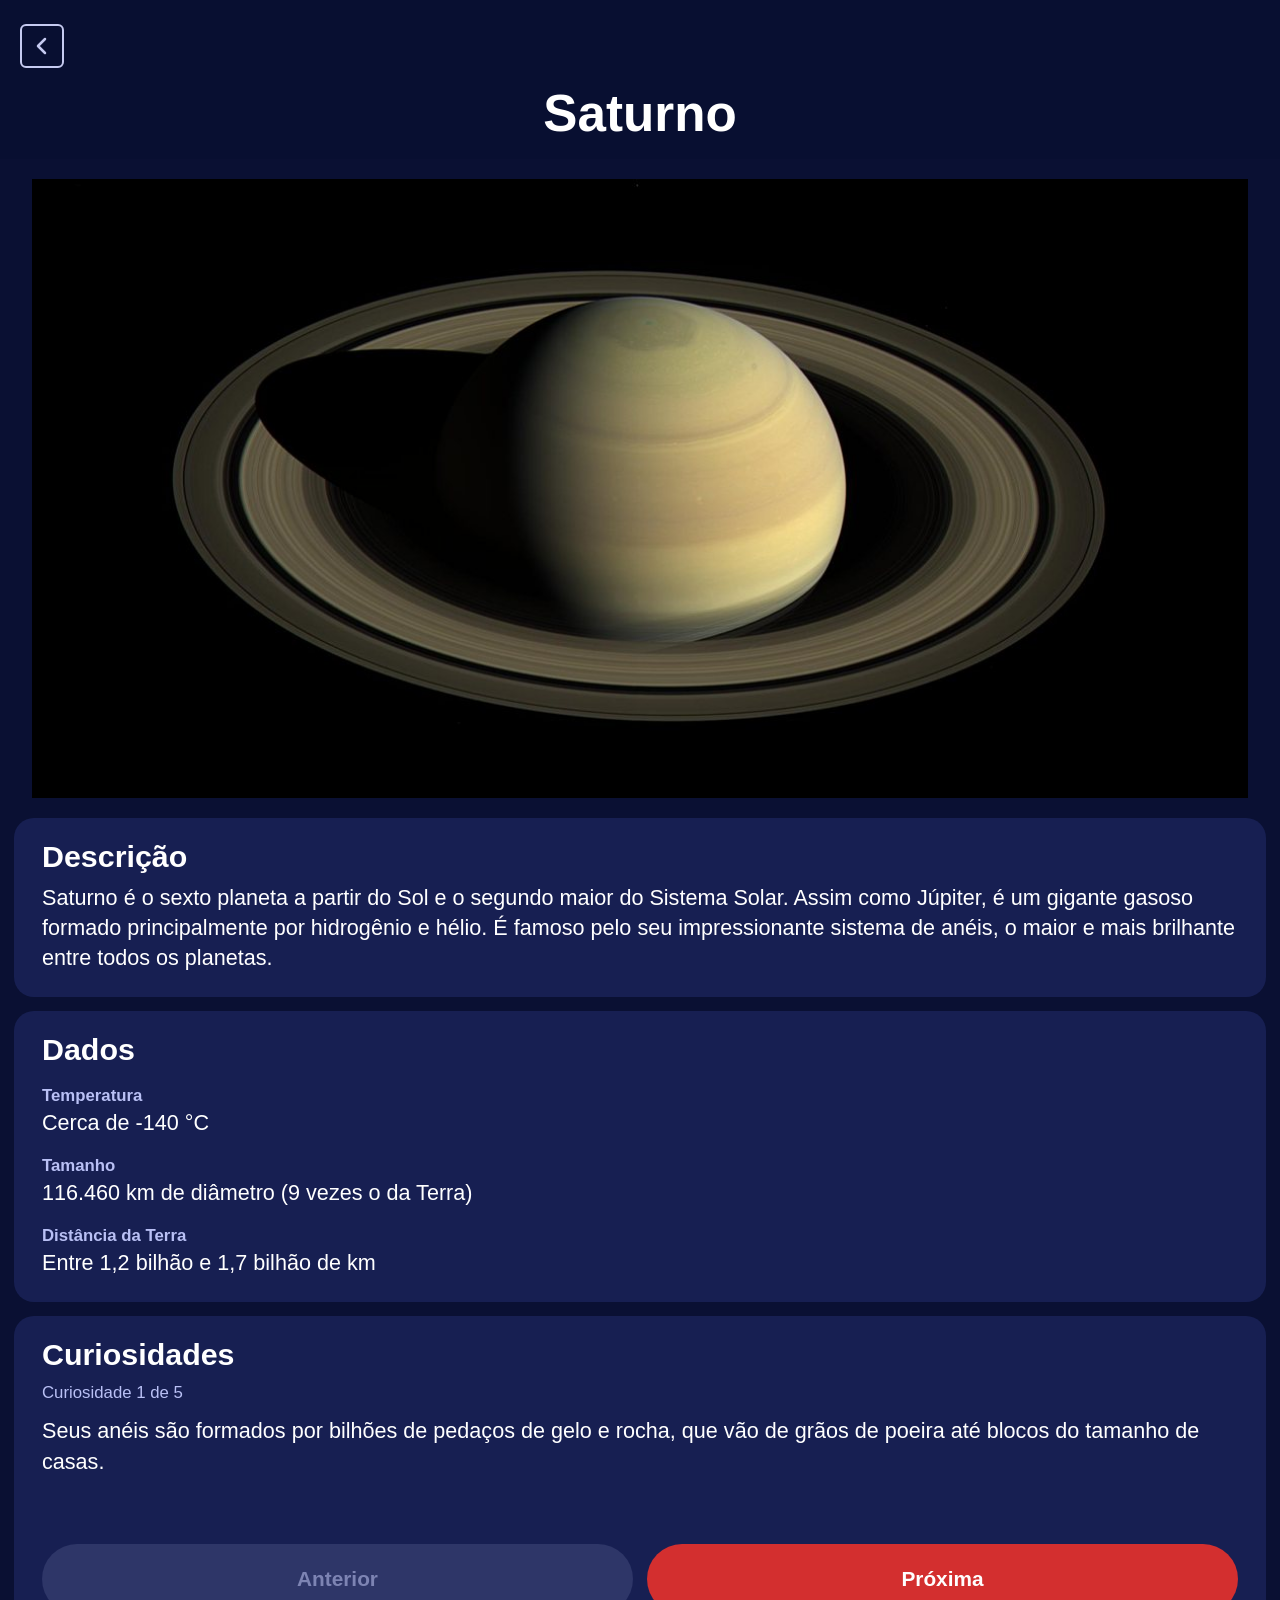
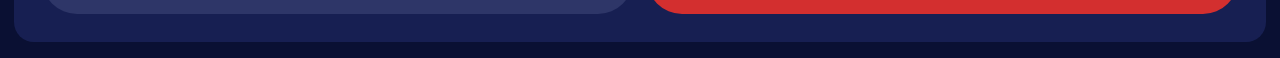
<file: paginas/saturno.html>
<!DOCTYPE html>
<html lang="pt-br">
<head>
    <meta charset="UTF-8">
    <meta name="viewport" content="width=device-width, initial-scale=1.0">
    <title>Saturno - Sistema Solar</title>
    <link rel="stylesheet" href="../style.css">
    <link rel="stylesheet" href="corpo.css">
</head>
<body class="corpo">
    <header>
        <a class="voltar" href="../index.html" aria-label="Voltar">
            <svg viewBox="0 0 24 24" fill="none" stroke="currentColor" stroke-width="2.5" stroke-linecap="round" stroke-linejoin="round"><polyline points="15 5 8 12 15 19"/></svg>
        </a>
        <h1>Saturno</h1>
    </header>
    <img class="foto" src="../fotos/saturno.jpg" alt="Saturno">
    <section class="card">
        <h2>Descrição</h2>
        <p>Saturno é o sexto planeta a partir do Sol e o segundo maior do Sistema Solar. Assim como Júpiter, é um gigante gasoso formado principalmente por hidrogênio e hélio. É famoso pelo seu impressionante sistema de anéis, o maior e mais brilhante entre todos os planetas.</p>
    </section>
    <section class="card">
        <h2>Dados</h2>
        <h3>Temperatura</h3>
        <p>Cerca de -140 °C</p>
        <h3>Tamanho</h3>
        <p>116.460 km de diâmetro (9 vezes o da Terra)</p>
        <h3>Distância da Terra</h3>
        <p>Entre 1,2 bilhão e 1,7 bilhão de km</p>
    </section>
    <section class="card curiosidades">
        <h2>Curiosidades</h2>
        <p class="contador" aria-live="polite"></p>
        <ul class="lista">
            <li>Seus anéis são formados por bilhões de pedaços de gelo e rocha, que vão de grãos de poeira até blocos do tamanho de casas.</li>
            <li>É o planeta menos denso: se existisse uma banheira gigante com água, Saturno flutuaria.</li>
            <li>Tem mais de 270 luas conhecidas, o maior número entre todos os planetas.</li>
            <li>Titã, sua maior lua, tem uma atmosfera espessa e lagos de metano líquido.</li>
            <li>A sonda Cassini estudou Saturno de perto por 13 anos, de 2004 a 2017.</li>
        </ul>
        <div class="botoes">
            <button type="button" class="anterior">Anterior</button>
            <button type="button" class="proxima">Próxima</button>
        </div>
    </section>
    <script src="../main.js"></script>
</body>
</html>
</file>
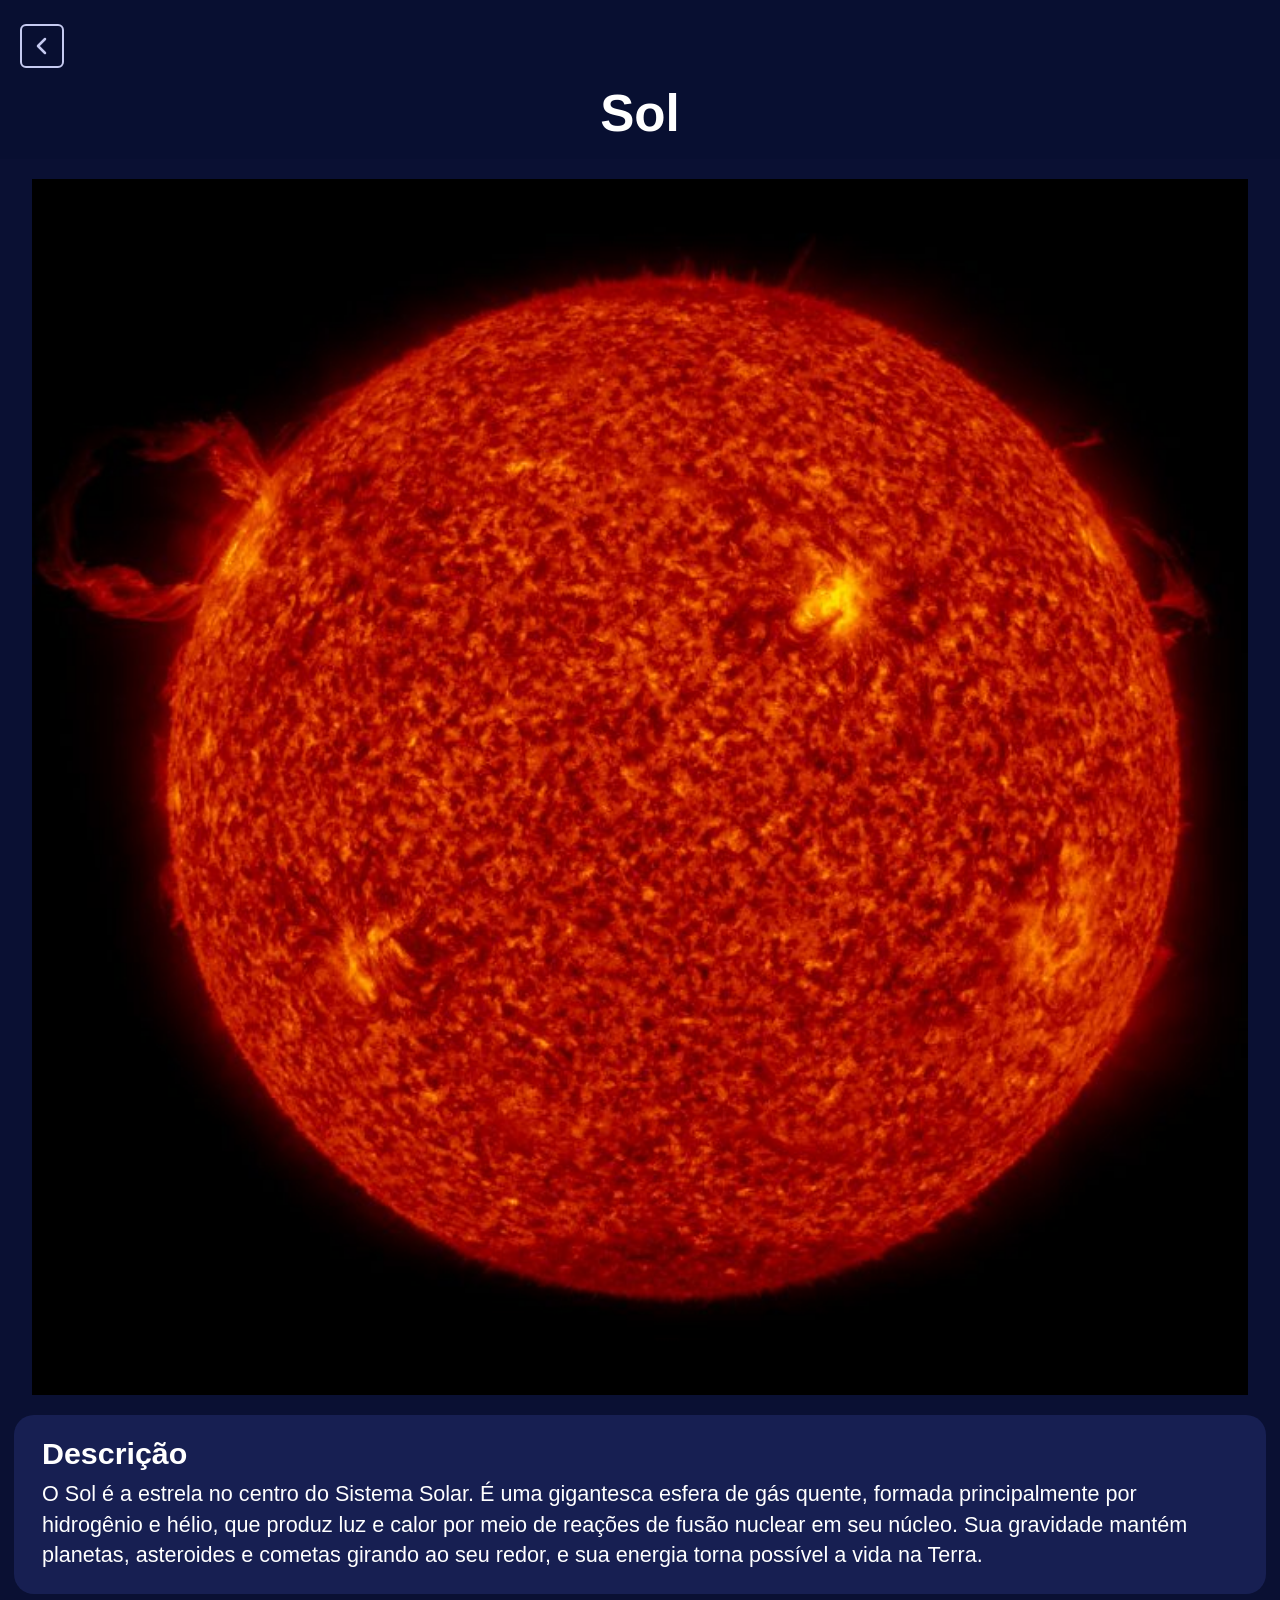
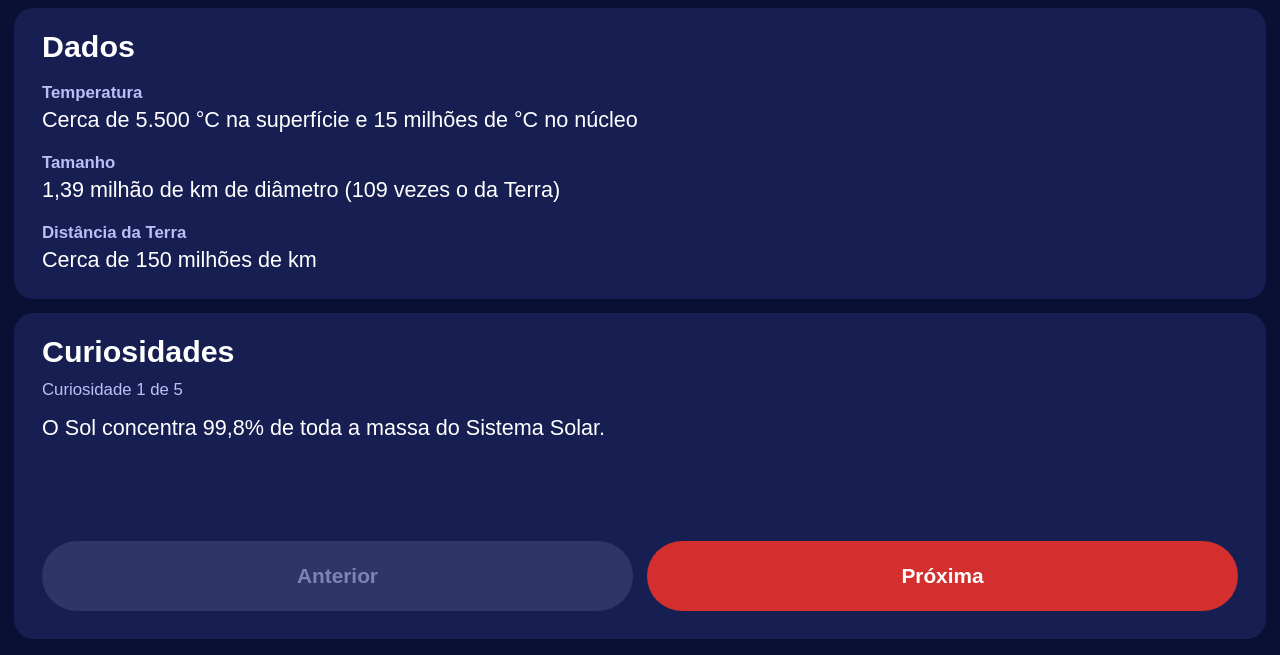
<file: paginas/sol.html>
<!DOCTYPE html>
<html lang="pt-br">
<head>
    <meta charset="UTF-8">
    <meta name="viewport" content="width=device-width, initial-scale=1.0">
    <title>Sol - Sistema Solar</title>
    <link rel="stylesheet" href="../style.css">
    <link rel="stylesheet" href="corpo.css">
</head>
<body class="corpo">
    <header>
        <a class="voltar" href="../index.html" aria-label="Voltar">
            <svg viewBox="0 0 24 24" fill="none" stroke="currentColor" stroke-width="2.5" stroke-linecap="round" stroke-linejoin="round"><polyline points="15 5 8 12 15 19"/></svg>
        </a>
        <h1>Sol</h1>
    </header>
    <img class="foto" src="../fotos/sol.jpg" alt="Sol">
    <section class="card">
        <h2>Descrição</h2>
        <p>O Sol é a estrela no centro do Sistema Solar. É uma gigantesca esfera de gás quente, formada principalmente por hidrogênio e hélio, que produz luz e calor por meio de reações de fusão nuclear em seu núcleo. Sua gravidade mantém planetas, asteroides e cometas girando ao seu redor, e sua energia torna possível a vida na Terra.</p>
    </section>
    <section class="card">
        <h2>Dados</h2>
        <h3>Temperatura</h3>
        <p>Cerca de 5.500 °C na superfície e 15 milhões de °C no núcleo</p>
        <h3>Tamanho</h3>
        <p>1,39 milhão de km de diâmetro (109 vezes o da Terra)</p>
        <h3>Distância da Terra</h3>
        <p>Cerca de 150 milhões de km</p>
    </section>
    <section class="card curiosidades">
        <h2>Curiosidades</h2>
        <p class="contador" aria-live="polite"></p>
        <ul class="lista">
            <li>O Sol concentra 99,8% de toda a massa do Sistema Solar.</li>
            <li>Caberiam cerca de 1,3 milhão de Terras dentro do Sol.</li>
            <li>A luz do Sol leva cerca de 8 minutos e 20 segundos para chegar até a Terra.</li>
            <li>A coroa, camada mais externa da atmosfera do Sol, passa de 1 milhão de °C: muito mais quente que a superfície.</li>
            <li>O Sol tem cerca de 4,6 bilhões de anos e ainda deve brilhar por mais uns 5 bilhões de anos.</li>
        </ul>
        <div class="botoes">
            <button type="button" class="anterior">Anterior</button>
            <button type="button" class="proxima">Próxima</button>
        </div>
    </section>
    <script src="../main.js"></script>
</body>
</html>
</file>
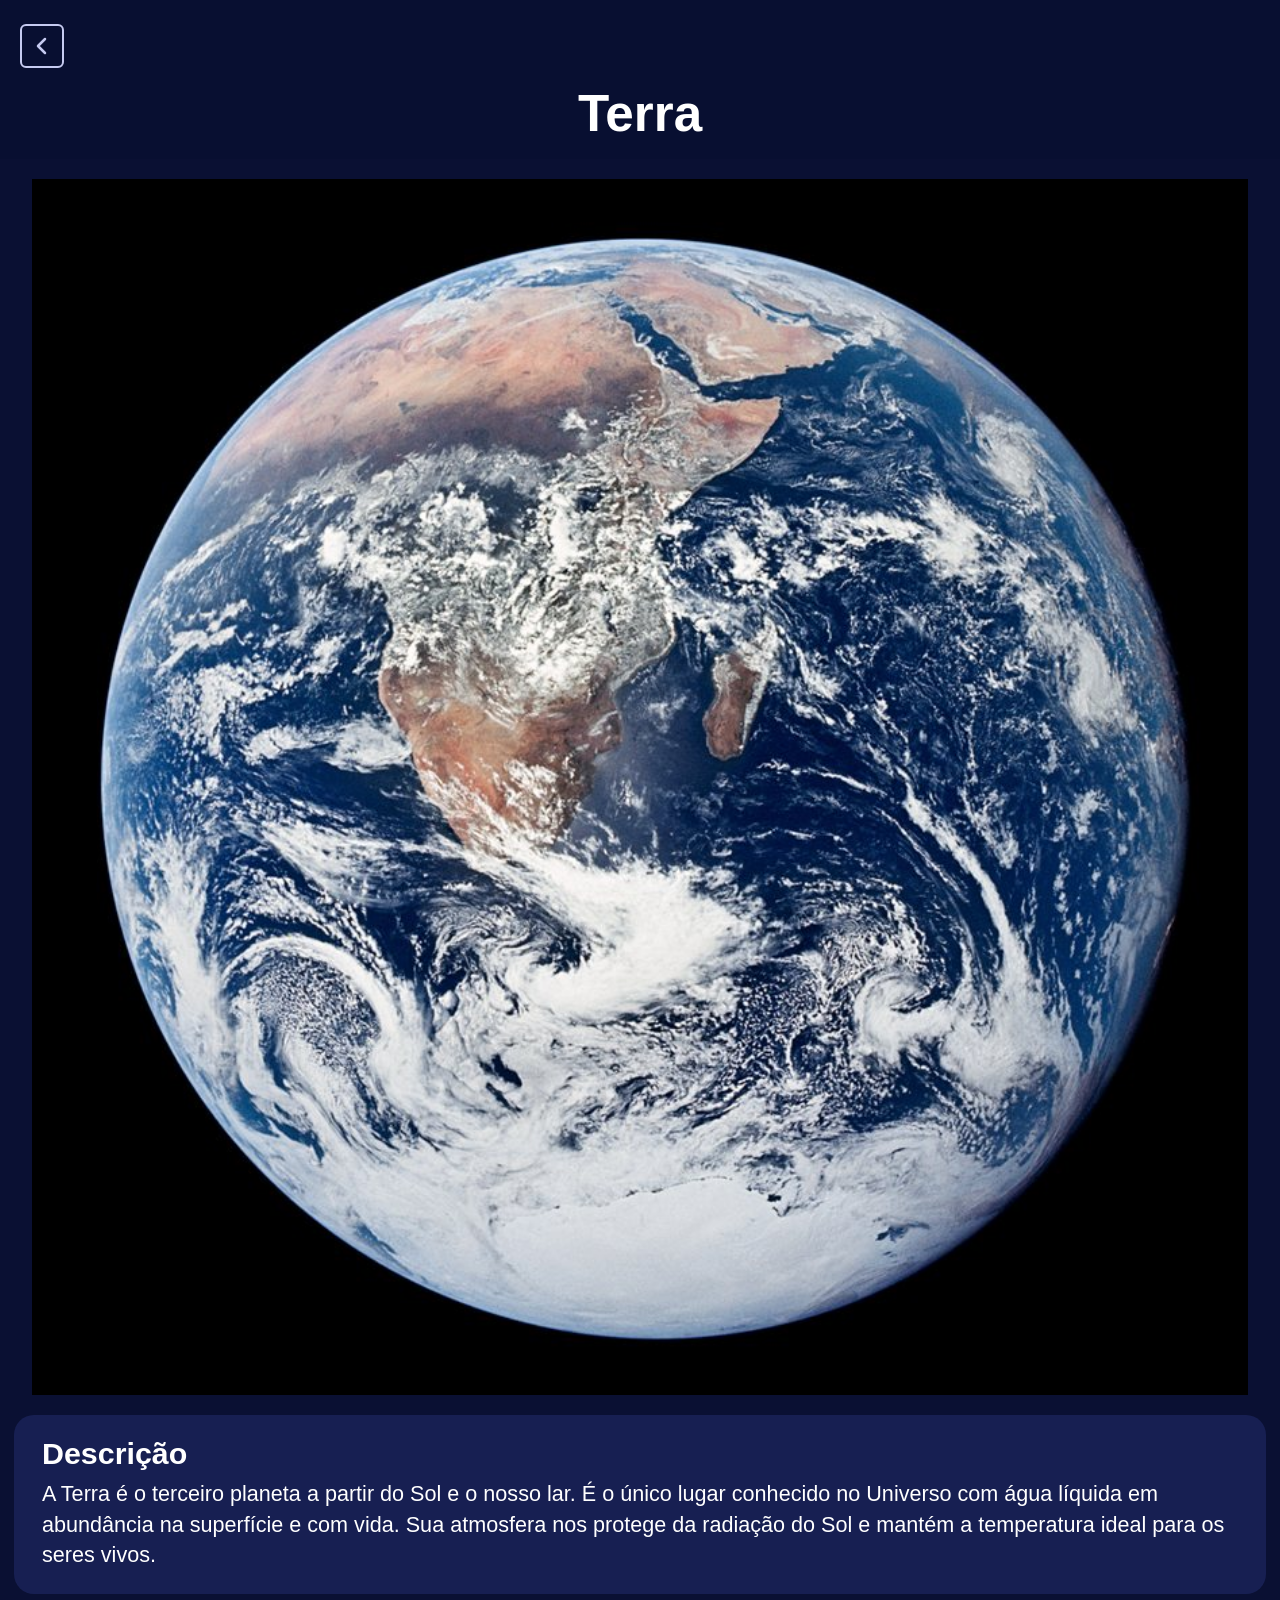
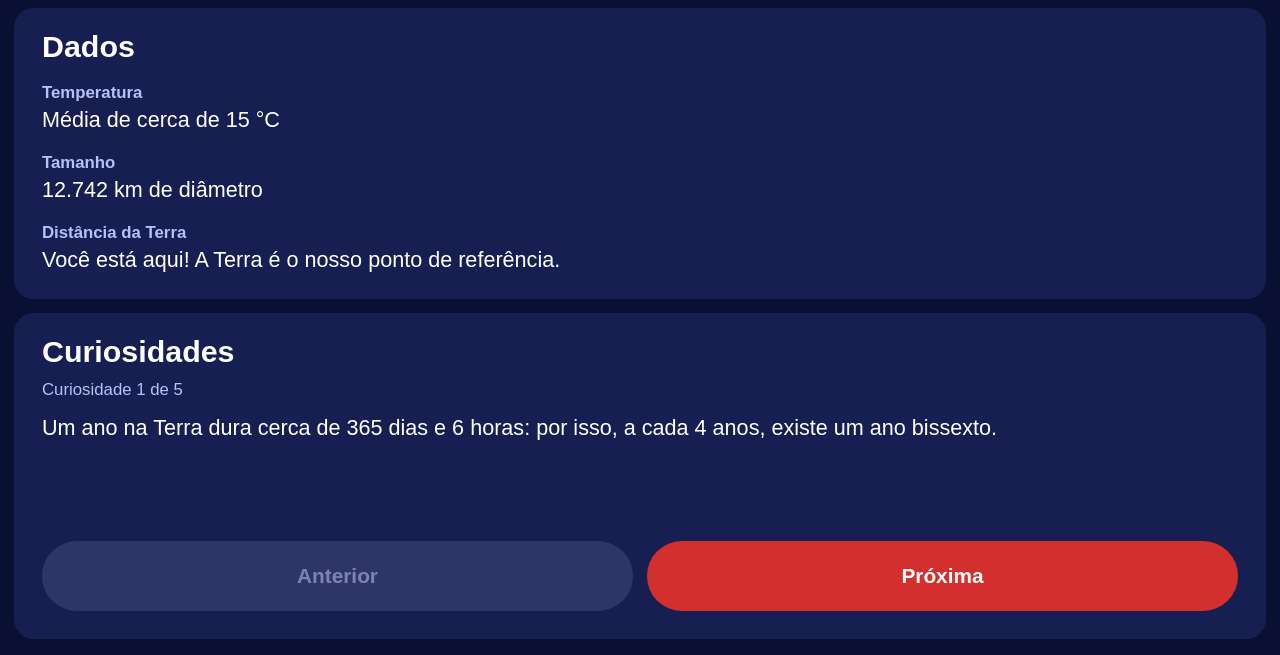
<file: paginas/terra.html>
<!DOCTYPE html>
<html lang="pt-br">
<head>
    <meta charset="UTF-8">
    <meta name="viewport" content="width=device-width, initial-scale=1.0">
    <title>Terra - Sistema Solar</title>
    <link rel="stylesheet" href="../style.css">
    <link rel="stylesheet" href="corpo.css">
</head>
<body class="corpo">
    <header>
        <a class="voltar" href="../index.html" aria-label="Voltar">
            <svg viewBox="0 0 24 24" fill="none" stroke="currentColor" stroke-width="2.5" stroke-linecap="round" stroke-linejoin="round"><polyline points="15 5 8 12 15 19"/></svg>
        </a>
        <h1>Terra</h1>
    </header>
    <img class="foto" src="../fotos/terra.jpg" alt="Terra">
    <section class="card">
        <h2>Descrição</h2>
        <p>A Terra é o terceiro planeta a partir do Sol e o nosso lar. É o único lugar conhecido no Universo com água líquida em abundância na superfície e com vida. Sua atmosfera nos protege da radiação do Sol e mantém a temperatura ideal para os seres vivos.</p>
    </section>
    <section class="card">
        <h2>Dados</h2>
        <h3>Temperatura</h3>
        <p>Média de cerca de 15 °C</p>
        <h3>Tamanho</h3>
        <p>12.742 km de diâmetro</p>
        <h3>Distância da Terra</h3>
        <p>Você está aqui! A Terra é o nosso ponto de referência.</p>
    </section>
    <section class="card curiosidades">
        <h2>Curiosidades</h2>
        <p class="contador" aria-live="polite"></p>
        <ul class="lista">
            <li>Um ano na Terra dura cerca de 365 dias e 6 horas: por isso, a cada 4 anos, existe um ano bissexto.</li>
            <li>Cerca de 71% da sua superficie é coberta por água.</li>
            <li>O ar que respiramos é formado principalmente por nitrogênio (78%) e oxigênio (21%).</li>
            <li>É o planeta mais denso do Sistema Solar.</li>
            <li>Seu campo magnético nos protege do vento solar e dá origem ás auroras polares.</li>
        </ul>
        <div class="botoes">
            <button type="button" class="anterior">Anterior</button>
            <button type="button" class="proxima">Próxima</button>
        </div>
    </section>
    <script src="../main.js"></script>
</body>
</html>
</file>
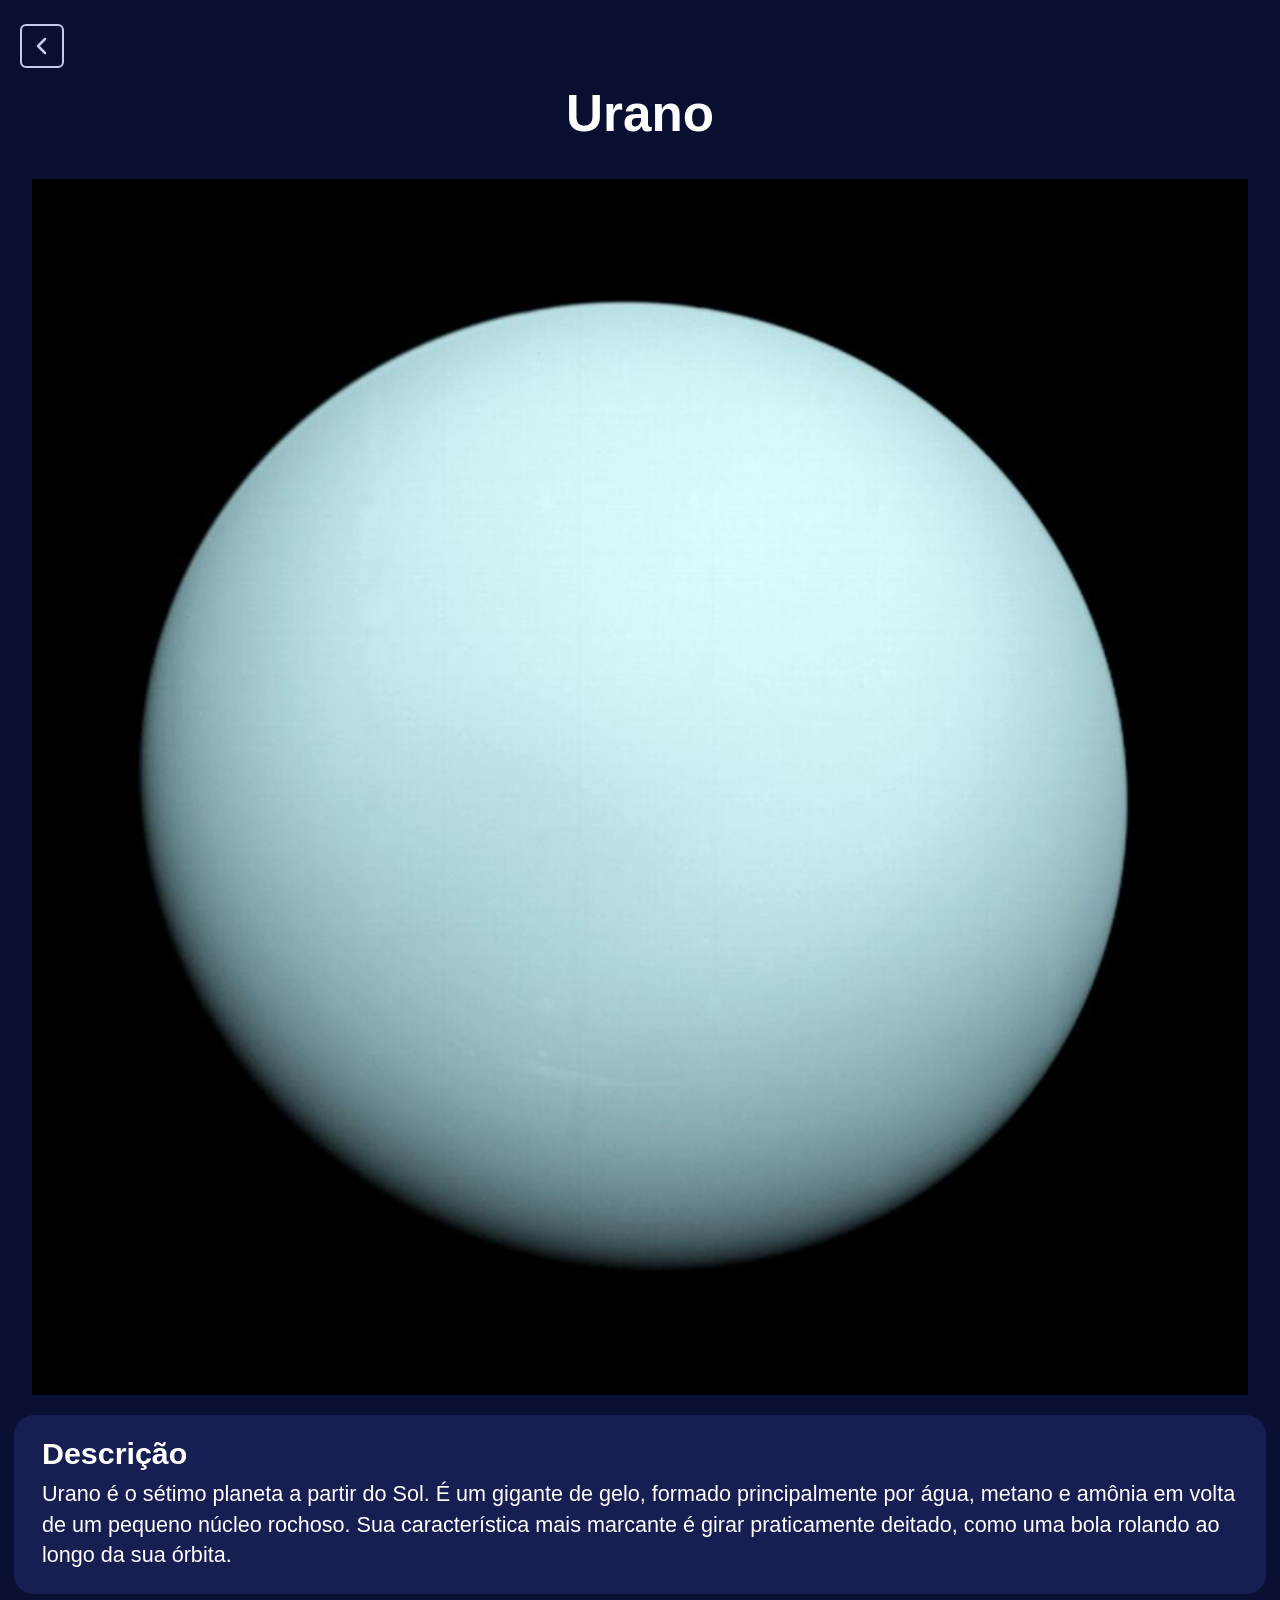
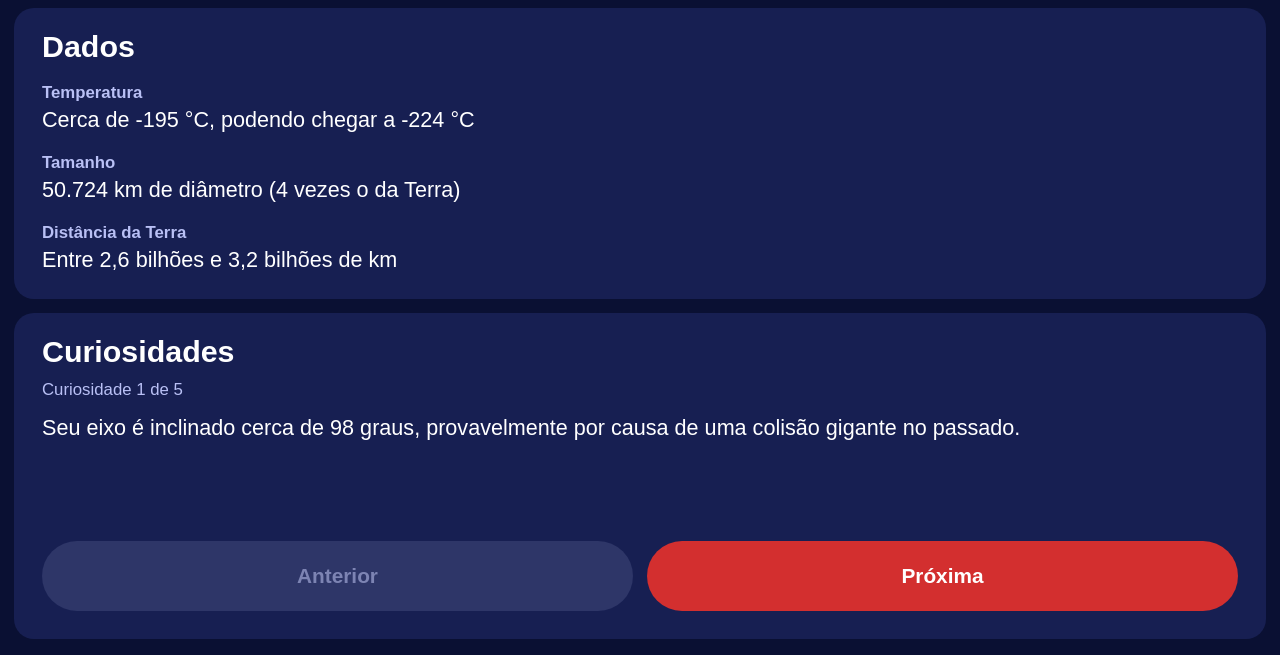
<file: paginas/urano.html>
<!DOCTYPE html>
<html lang="pt-br">
<head>
    <meta charset="UTF-8">
    <meta name="viewport" content="width=device-width, initial-scale=1.0">
    <title>Urano - Sistema Solar</title>
    <link rel="stylesheet" href="../style.css">
    <link rel="stylesheet" href="corpo.css">
</head>
<body class="corpo">
    <header>
        <a class="voltar" href="../index.html" aria-label="Voltar">
            <svg viewBox="0 0 24 24" fill="none" stroke="currentColor" stroke-width="2.5" stroke-linecap="round" stroke-linejoin="round"><polyline points="15 5 8 12 15 19"/></svg>
        </a>
        <h1>Urano</h1>
    </header>
    <img class="foto" src="../fotos/urano.jpg" alt="Urano">
    <section class="card">
        <h2>Descrição</h2>
        <p>Urano é o sétimo planeta a partir do Sol. É um gigante de gelo, formado principalmente por água, metano e amônia em volta de um pequeno núcleo rochoso. Sua característica mais marcante é girar praticamente deitado, como uma bola rolando ao longo da sua órbita.</p>
    </section>
    <section class="card">
        <h2>Dados</h2>
        <h3>Temperatura</h3>
        <p>Cerca de -195 °C, podendo chegar a -224 °C</p>
        <h3>Tamanho</h3>
        <p>50.724 km de diâmetro (4 vezes o da Terra)</p>
        <h3>Distância da Terra</h3>
        <p>Entre 2,6 bilhões e 3,2 bilhões de km</p>
    </section>
    <section class="card curiosidades">
        <h2>Curiosidades</h2>
        <p class="contador" aria-live="polite"></p>
        <ul class="lista">
            <li>Seu eixo é inclinado cerca de 98 graus, provavelmente por causa de uma colisão gigante no passado.</li>
            <li>Sua cor azul-esverdeada vem do gás metano, que absorve a luz vermelha do Sol.</li>
            <li>Um ano em Urano dura 84 anos terrestres: cada polo passa 42 anos iluminado e 42 anos no escuro.</li>
            <li>Foi o primeiro planeta descoberto com um telescópio, por William Herschel, em 1781.</li>
            <li>Suas luas recebem nomes de personagens das obras de William Shakespeare e Alexander Pope, como Titânia, Oberon e Miranda.</li>
        </ul>
        <div class="botoes">
            <button type="button" class="anterior">Anterior</button>
            <button type="button" class="proxima">Próxima</button>
        </div>
    </section>
    <script src="../main.js"></script>
</body>
</html>
</file>
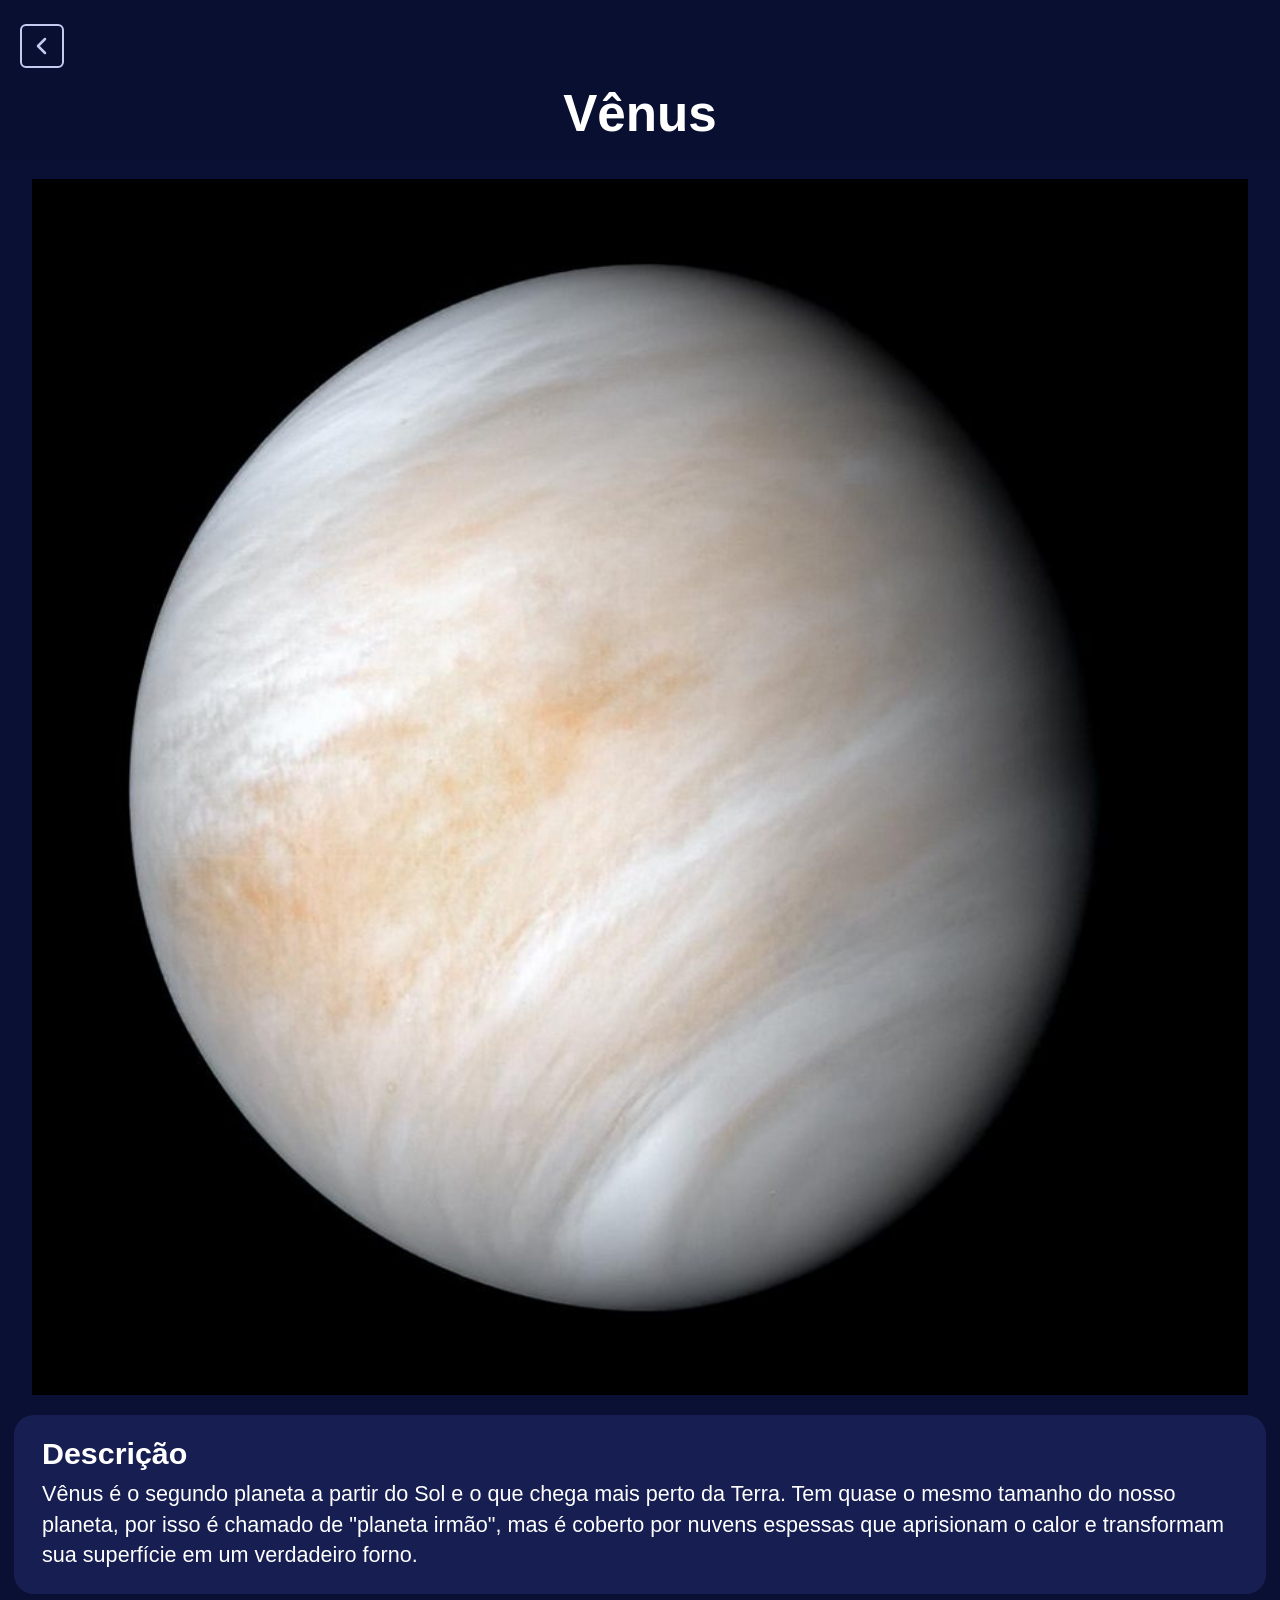
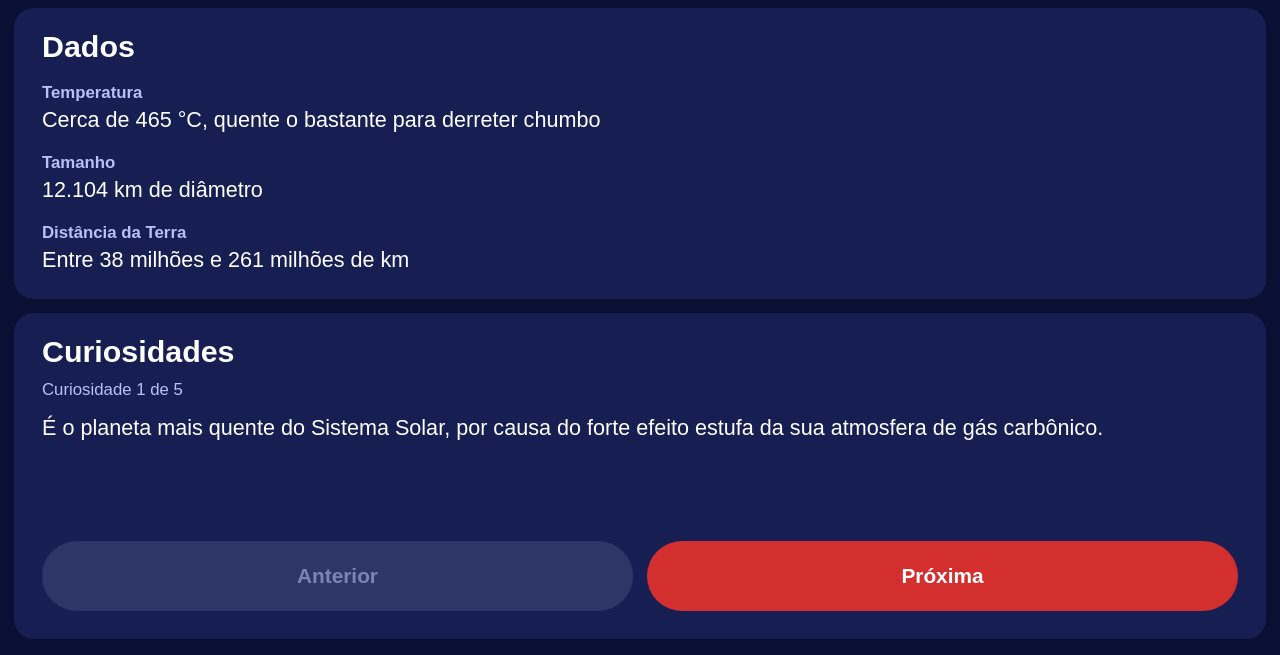
<file: paginas/venus.html>
<!DOCTYPE html>
<html lang="pt-br">
<head>
    <meta charset="UTF-8">
    <meta name="viewport" content="width=device-width, initial-scale=1.0">
    <title>Vênus - Sistema Solar</title>
    <link rel="stylesheet" href="../style.css">
    <link rel="stylesheet" href="corpo.css">
</head>
<body class="corpo">
    <header>
        <a class="voltar" href="../index.html" aria-label="Voltar">
            <svg viewBox="0 0 24 24" fill="none" stroke="currentColor" stroke-width="2.5" stroke-linecap="round" stroke-linejoin="round"><polyline points="15 5 8 12 15 19"/></svg>
        </a>
        <h1>Vênus</h1>
    </header>
    <img class="foto" src="../fotos/venus.jpg" alt="Vênus">
    <section class="card">
        <h2>Descrição</h2>
        <p>Vênus é o segundo planeta a partir do Sol e o que chega mais perto da Terra. Tem quase o mesmo tamanho do nosso planeta, por isso é chamado de "planeta irmão", mas é coberto por nuvens espessas que aprisionam o calor e transformam sua superfície em um verdadeiro forno.</p>
    </section>
    <section class="card">
        <h2>Dados</h2>
        <h3>Temperatura</h3>
        <p>Cerca de 465 °C, quente o bastante para derreter chumbo</p>
        <h3>Tamanho</h3>
        <p>12.104 km de diâmetro</p>
        <h3>Distância da Terra</h3>
        <p>Entre 38 milhões e 261 milhões de km</p>
    </section>
    <section class="card curiosidades">
        <h2>Curiosidades</h2>
        <p class="contador" aria-live="polite"></p>
        <ul class="lista">
            <li>É o planeta mais quente do Sistema Solar, por causa do forte efeito estufa da sua atmosfera de gás carbônico.</li>
            <li>Gira ao contrário da maioria dos planetas: lá, o Sol nasce no oeste e se põe no leste.</li>
            <li>Um dia em Vênus (243 dias terrestres) é mais longo que o seu ano (225 dias terrestres).</li>
            <li>A pressão na superfície é cerca de 90 vezes maior que a da Terra, como estar a quase 1 km de profundidade no oceano.</li>
            <li>Depois da Lua, é o objeto natural mais brilhante do céu noturno e é conhecido como Estrela d'Alva.</li>
        </ul>
        <div class="botoes">
            <button type="button" class="anterior">Anterior</button>
            <button type="button" class="proxima">Próxima</button>
        </div>
    </section>
    <script src="../main.js"></script>
</body>
</html>
</file>
<file: style.css>
body {
    background-color: #0A1033;
    color: #FFFFFF;
    font-family: Roboto, Arial, sans-serif;
    font-size: large;
    margin: 0;
}

img {
    display: block;
    width: calc(100% - 32px);
    height: auto;
    margin: 16px;
}

h1 {
    font-size: 2.6rem;
    font-weight: bold;
    margin: 24px 20px 10px;
}

p {
    font-size: 1.5rem;
    line-height: 1.4;
    margin: 0 20px 24px;
}

h2 {
    background-color: #D32F2F;
    color: #FFFFFF;
    font-size: 1.6rem;
    font-weight: bold;
    text-align: center;
    line-height: 60px;
    border-radius: 4px;
    margin: 0 16px 11px;
}
a { color: inherit; text-decoration: none; }
</file>
<file: paginas/corpo.css>
body.corpo {
    background-color: #0A1033;
    color: #FFFFFF;
    font-family: Roboto, Arial, sans-serif;
    margin: 0;
    padding-bottom: 16px;
}

.corpo header {
    background-color: #080F31;
    padding: 24px 0 12px;
}

.corpo .voltar {
    display: flex;
    align-items: center;
    justify-content: center;
    width: 44px;
    height: 44px;
    box-sizing: border-box;
    margin: 0 0 0 20px;
    color: #C5CAF0;
    border: 2px solid #C5CAF0;
    border-radius: 6px;
}

.corpo .voltar svg {
    width: 24px;
    height: 24px;
}

.corpo h1 {
    font-size: 3.2rem;
    font-weight: bold;
    text-align: center;
    margin: 16px 16px 4px;
}

.corpo .foto {
    display: block;
    width: calc(100% - 64px);
    height: auto;
    margin: 20px 32px;
    background-color: #000000;
}

.corpo .card {
    background-color: #171F52;
    border-radius: 20px;
    padding: 20px 28px 12px;
    margin: 14px 14px 0;
}

.corpo .card h2 {
    background: none;
    border-radius: 0;
    text-align: left;
    line-height: 1.2;
    font-size: 1.9rem;
    margin: 0 0 8px;
}

.corpo .card h3 {
    color: #B9C0F5;
    font-size: 1.05rem;
    font-weight: bold;
    margin: 18px 0 2px;
}

.corpo .card p {
    font-size: 1.35rem;
    line-height: 1.4;
    margin: 0 0 12px;
}

.corpo .curiosidades {
    padding-bottom: 28px;
}

.corpo .curiosidades .lista {
    list-style: none;
    margin: 0;
    padding: 0;
}

.corpo .curiosidades .lista li {
    font-size: 1.35rem;
    line-height: 1.4;
    margin: 0 0 12px;
}

.corpo .curiosidades.ativo .lista {
    display: none;
}

.corpo .curiosidades .contador {
    color: #B9C0F5;
    font-size: 1.05rem;
    margin: 0 0 12px;
}

.corpo .curiosidades .texto {
    min-height: 6.5rem;
    margin: 0 0 24px;
    transition: transform 0.2s ease, opacity 0.2s ease;
}

.corpo .curiosidades .botoes {
    display: flex;
    gap: 14px;
}

.corpo .curiosidades button {
    flex: 1;
    height: 70px;
    border: none;
    border-radius: 35px;
    background-color: #D32F2F;
    color: #FFFFFF;
    font-family: inherit;
    font-size: 1.3rem;
    font-weight: bold;
    cursor: pointer;
    transition: background-color 0.2s ease;
}

.corpo .curiosidades button:disabled {
    background-color: #2E3668;
    color: #7D84B3;
    cursor: default;
}
</file>
